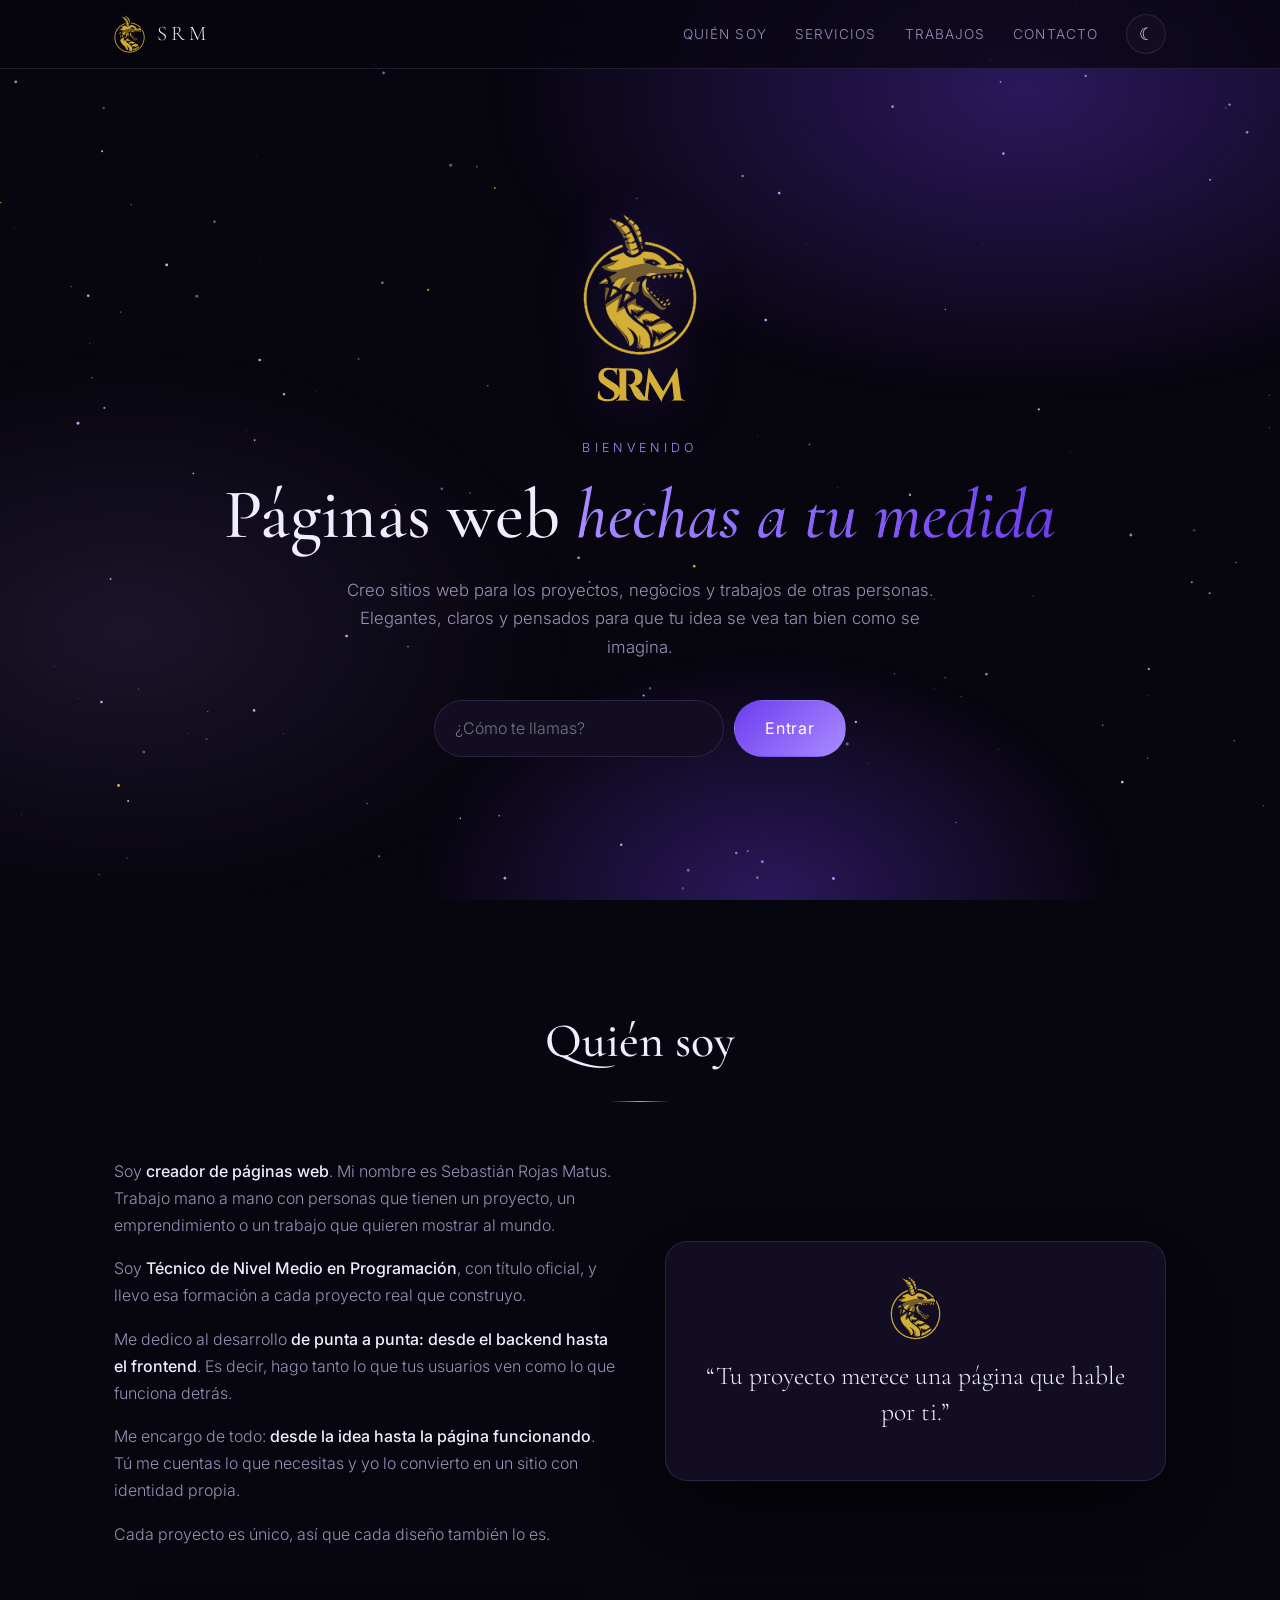
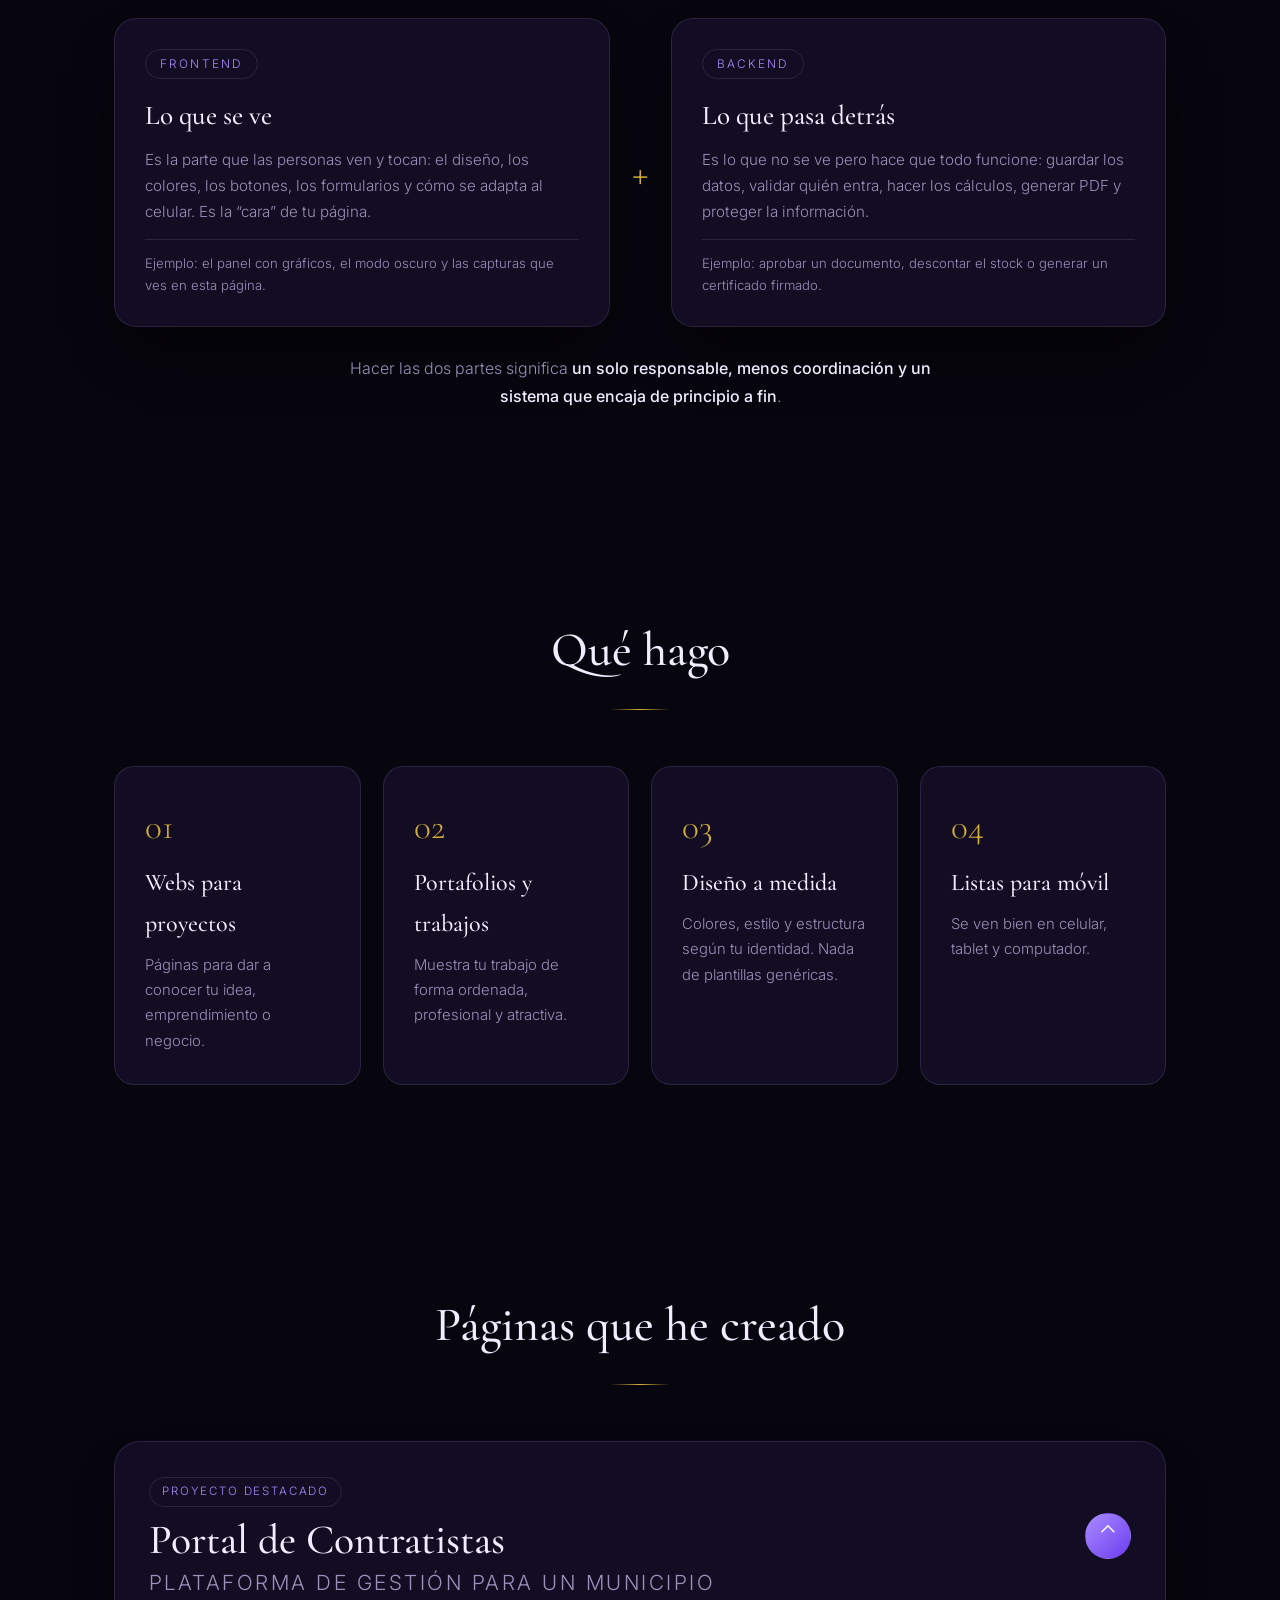
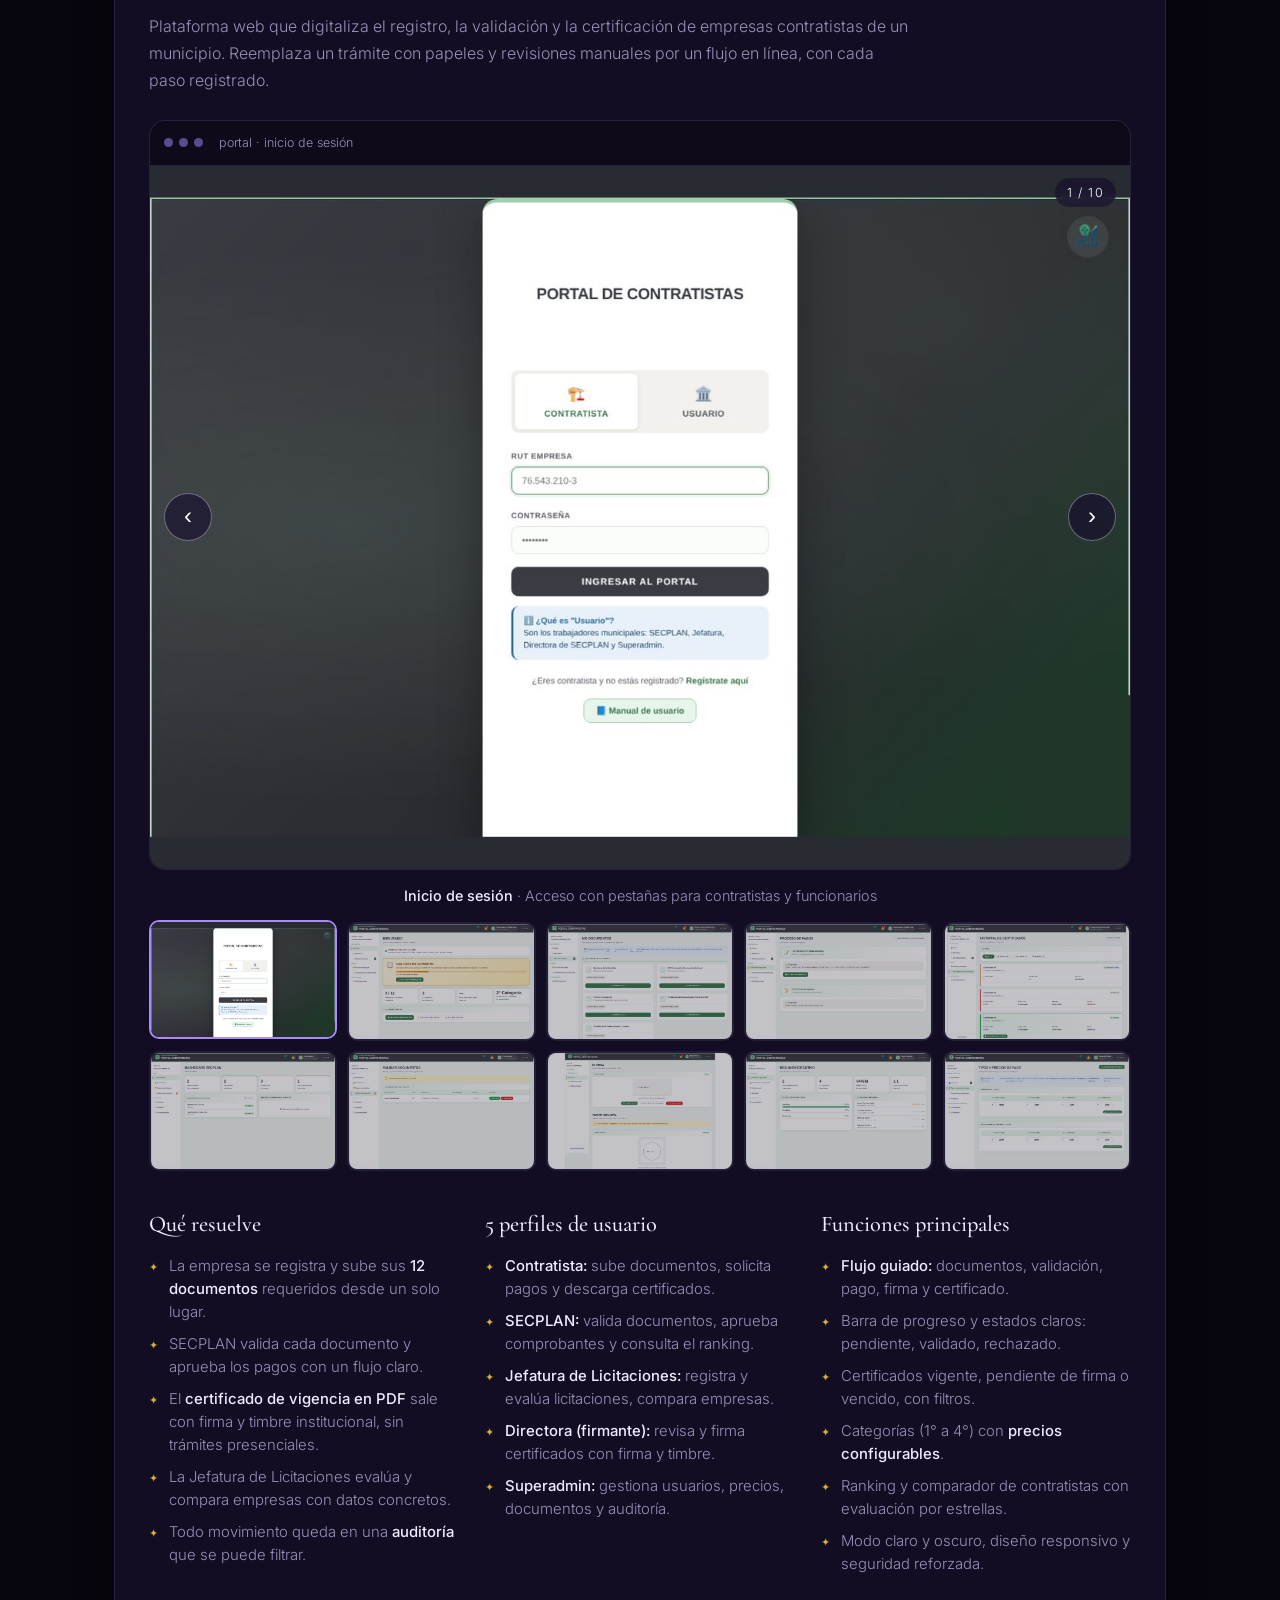
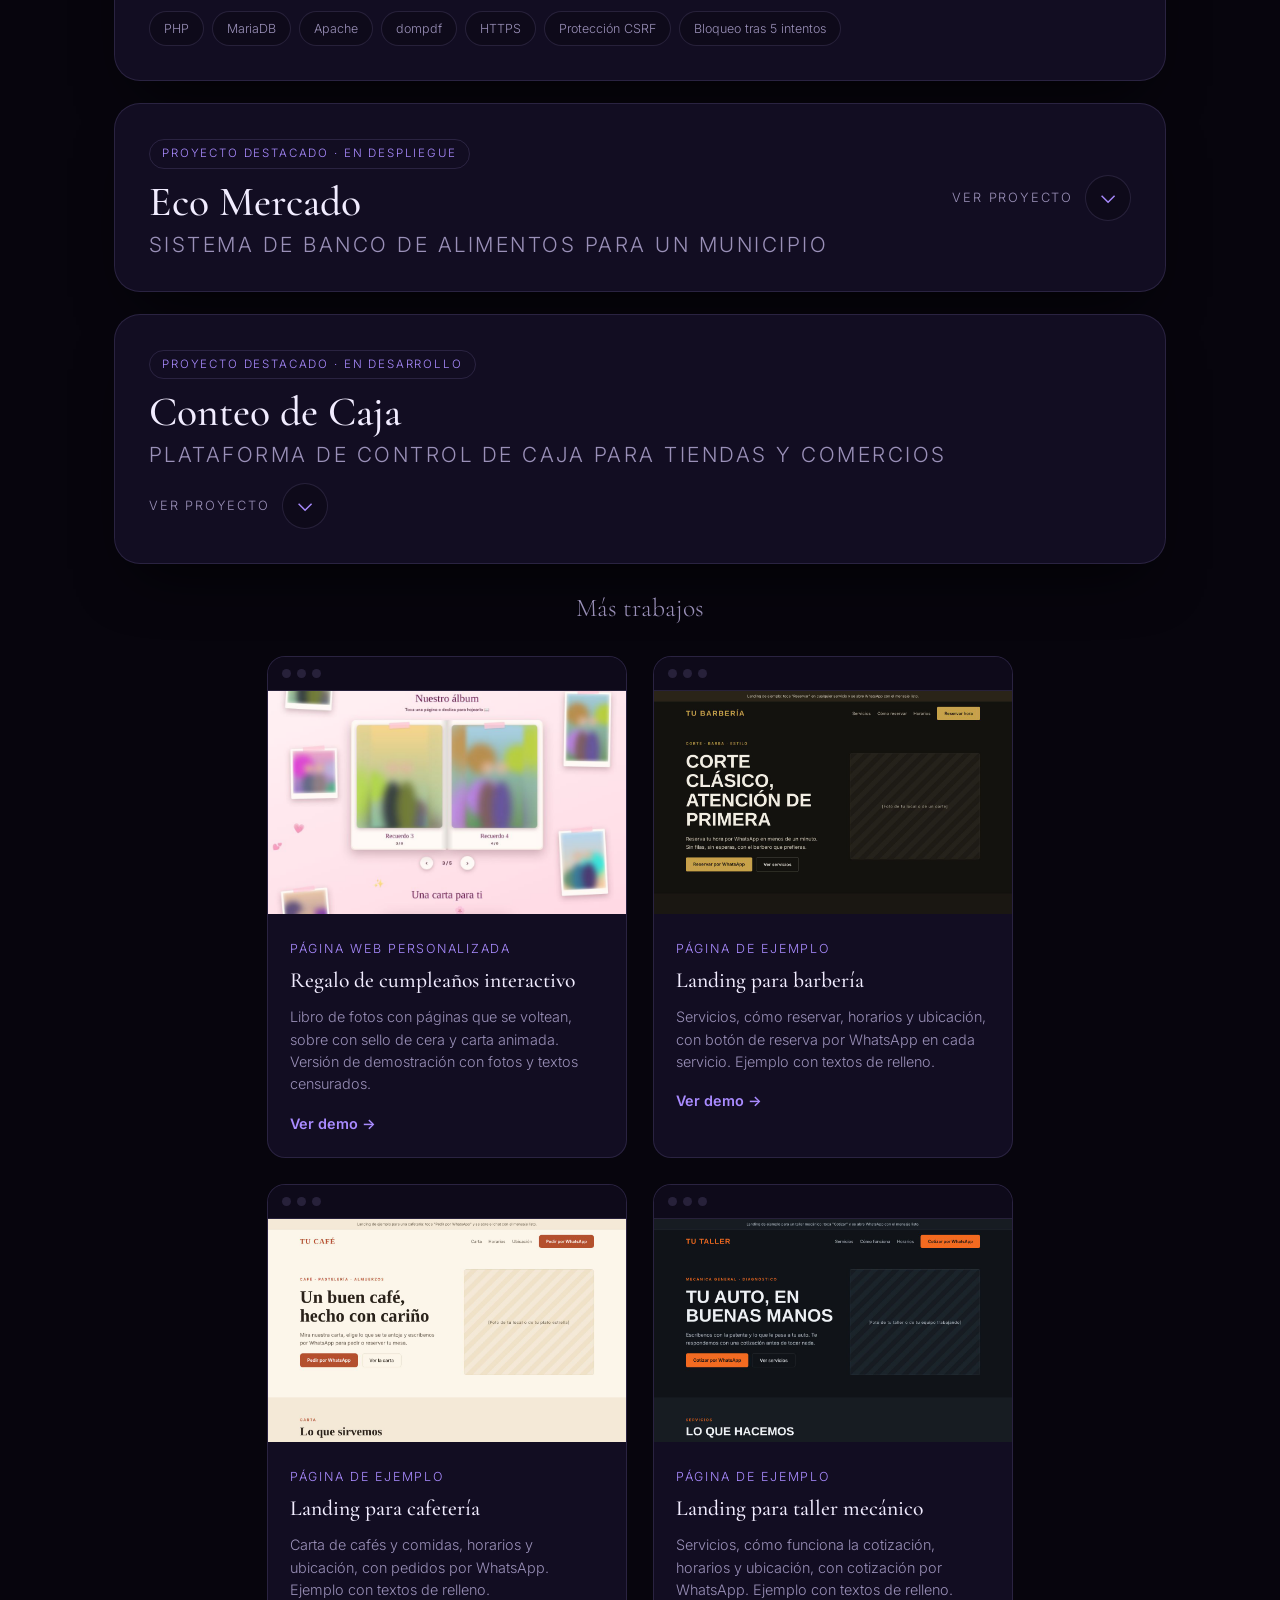
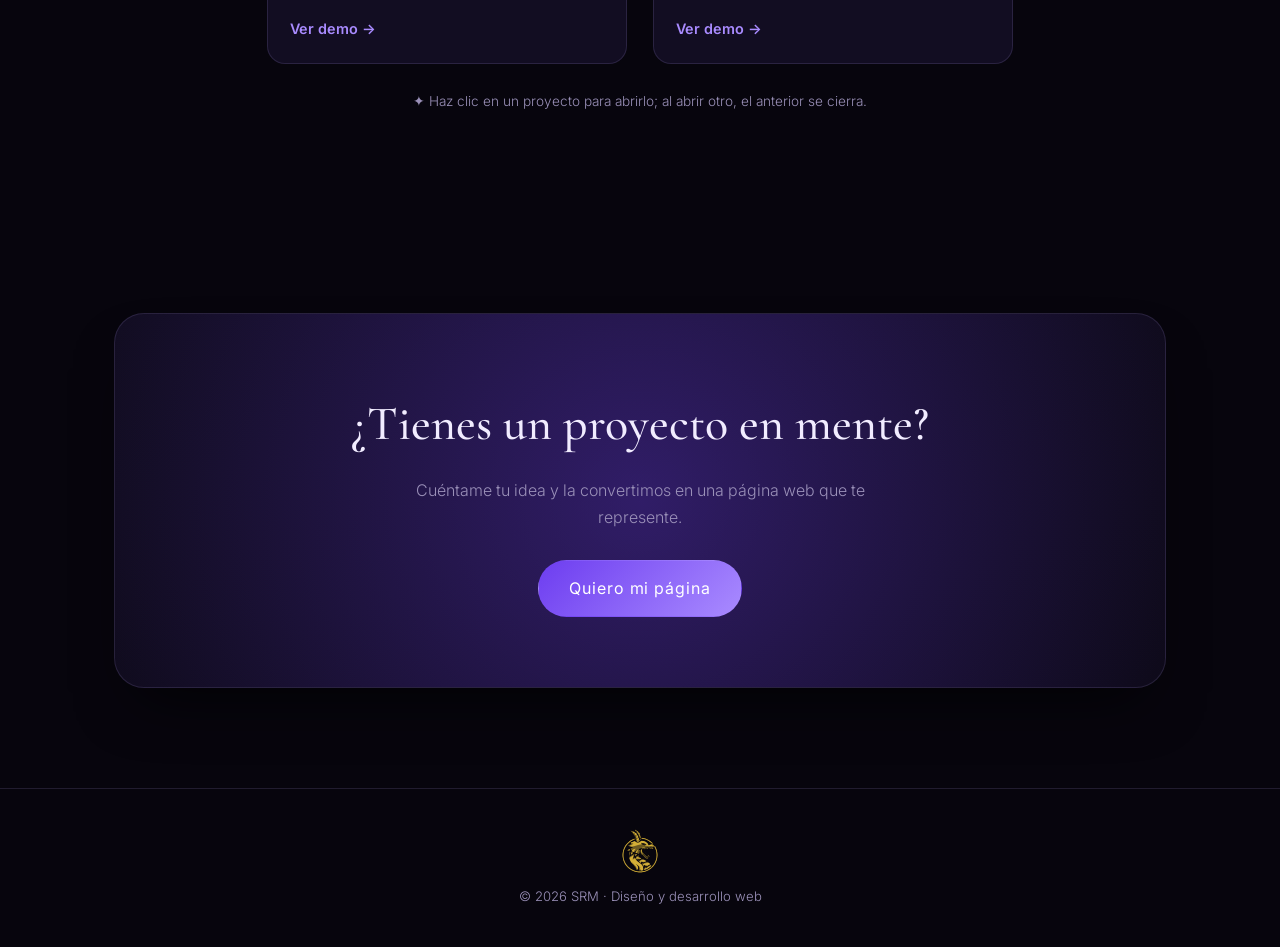
<file: index.html>
<!doctype html>
<html lang="es" data-theme="dark">
<head>
<meta charset="utf-8">
<meta name="viewport" content="width=device-width, initial-scale=1">
<meta name="description" content="SRM · Creo páginas web a medida para proyectos, emprendimientos y trabajos, del diseño al servidor.">
<meta name="theme-color" content="#07050d">
<meta name="referrer" content="strict-origin-when-cross-origin">
<link rel="icon" type="image/svg+xml" href="img/icon-dark.svg">
<title>SRM · Diseño web a medida</title>
<link rel="preconnect" href="https://fonts.googleapis.com">
<link href="https://fonts.googleapis.com/css2?family=Cormorant+Garamond:wght@400;500;600&family=Inter:wght@300;400;500&display=swap" rel="stylesheet">
<style>.burger-li,.mnav{display:none}@media(max-width:720px){.burger-li{display:block}.nav ul .l-item{display:none}}</style>
<link rel="stylesheet" href="css/estilos.css?v=2">
</head>
<body>
<canvas id="stars"></canvas>
<div class="nebula"></div>

<header>
  <div class="wrap nav">
    <a class="brand" href="#inicio">
      <img class="icon-light" src="img/icon-light.svg" alt="SRM">
      <img class="icon-dark" src="img/icon-dark.svg" alt="SRM">
      <span>SRM</span>
    </a>
    <ul>
      <li class="l-item"><a class="l" href="#quien">Quién soy</a></li>
      <li class="l-item"><a class="l" href="#servicios">Servicios</a></li>
      <li class="l-item"><a class="l" href="#trabajos">Trabajos</a></li>
      <li class="l-item"><a class="l" href="#contacto">Contacto</a></li>
      <li><button class="toggle" id="themeBtn" aria-label="Cambiar tema">☾</button></li>
      <li class="burger-li"><button class="burger" id="burger" type="button" aria-label="Abrir menú" aria-expanded="false" aria-controls="mnav"><span></span><span></span><span></span></button></li>
    </ul>
  </div>
  <nav class="mnav" id="mnav" aria-label="Menú principal">
    <a href="#quien">Quién soy</a>
    <a href="#servicios">Servicios</a>
    <a href="#trabajos">Trabajos</a>
    <a href="#contacto">Contacto</a>
  </nav>
</header>

<main>
  <section class="hero" id="inicio">
    <div class="wrap">
      <img class="logo-big logo-light" src="img/logo-light.svg" alt="Logo SRM">
      <img class="logo-big logo-dark" src="img/logo-dark.svg" alt="Logo SRM">
      <p class="eyebrow">Bienvenido</p>
      <h1>Páginas web <em>hechas a tu medida</em></h1>
      <p class="lead">Creo sitios web para los proyectos, negocios y trabajos de otras personas. Elegantes, claros y pensados para que tu idea se vea tan bien como se imagina.</p>

      <form class="welcome-box" id="nameForm">
        <input id="nameInput" type="text" placeholder="¿Cómo te llamas?" autocomplete="given-name" maxlength="40">
        <button class="btn" type="submit">Entrar</button>
      </form>

      <div class="greeting" id="greeting">
        <p class="hi">Hola, <b id="userName"></b> ✦ qué gusto tenerte aquí.</p>
        <p class="lead" style="margin:10px auto 0">Mira lo que he creado y cuéntame qué proyecto tienes en mente.</p>
        <div class="row">
          <a class="btn" href="#trabajos">Ver mis trabajos</a>
          <a class="btn ghost" href="#contacto">Hablemos</a>
          <button class="btn ghost" id="changeName" type="button">No soy yo</button>
        </div>
      </div>
    </div>
  </section>

  <section id="quien">
    <div class="wrap">
      <div class="sec-title reveal"><h2>Quién soy</h2><div class="divider"></div></div>
      <div class="about reveal">
        <div>
          <p>Soy <strong>creador de páginas web</strong>. Mi nombre es Sebastián Rojas Matus. Trabajo mano a mano con personas que tienen un proyecto, un emprendimiento o un trabajo que quieren mostrar al mundo.</p>
          <p>Soy <strong>Técnico de Nivel Medio en Programación</strong>, con título oficial, y llevo esa formación a cada proyecto real que construyo.</p>
          <p>Me dedico al desarrollo <strong>de punta a punta: desde el backend hasta el frontend</strong>. Es decir, hago tanto lo que tus usuarios ven como lo que funciona detrás.</p>
          <p>Me encargo de todo: <strong>desde la idea hasta la página funcionando</strong>. Tú me cuentas lo que necesitas y yo lo convierto en un sitio con identidad propia.</p>
          <p>Cada proyecto es único, así que cada diseño también lo es.</p>
        </div>
        <div class="card-glass" style="text-align:center">
          <img class="icon-sm icon-light" src="img/icon-light.svg" alt="" style="margin:0 auto 18px">
          <img class="icon-sm icon-dark" src="img/icon-dark.svg" alt="" style="margin:0 auto 18px">
          <p class="serif" style="font-size:1.6rem;color:var(--text);line-height:1.4">“Tu proyecto merece una página que hable por ti.”</p>
        </div>
      </div>
      <div class="ends reveal">
        <div class="end">
          <span class="tag">Frontend</span>
          <h3>Lo que se ve</h3>
          <p>Es la parte que las personas ven y tocan: el diseño, los colores, los botones, los formularios y cómo se adapta al celular. Es la “cara” de tu página.</p>
          <small>Ejemplo: el panel con gráficos, el modo oscuro y las capturas que ves en esta página.</small>
        </div>
        <div class="plus" aria-hidden="true">+</div>
        <div class="end">
          <span class="tag">Backend</span>
          <h3>Lo que pasa detrás</h3>
          <p>Es lo que no se ve pero hace que todo funcione: guardar los datos, validar quién entra, hacer los cálculos, generar PDF y proteger la información.</p>
          <small>Ejemplo: aprobar un documento, descontar el stock o generar un certificado firmado.</small>
        </div>
      </div>
      <p class="ends-note reveal">Hacer las dos partes significa <strong>un solo responsable, menos coordinación y un sistema que encaja de principio a fin</strong>.</p>

    </div>
  </section>

  <section id="servicios">
    <div class="wrap">
      <div class="sec-title reveal"><h2>Qué hago</h2><div class="divider"></div></div>
      <div class="services">
        <div class="service reveal"><div class="n">01</div><h3>Webs para proyectos</h3><p>Páginas para dar a conocer tu idea, emprendimiento o negocio.</p></div>
        <div class="service reveal"><div class="n">02</div><h3>Portafolios y trabajos</h3><p>Muestra tu trabajo de forma ordenada, profesional y atractiva.</p></div>
        <div class="service reveal"><div class="n">03</div><h3>Diseño a medida</h3><p>Colores, estilo y estructura según tu identidad. Nada de plantillas genéricas.</p></div>
        <div class="service reveal"><div class="n">04</div><h3>Listas para móvil</h3><p>Se ven bien en celular, tablet y computador.</p></div>
      </div>
    </div>
  </section>

  <section id="trabajos">
    <div class="wrap">
      <div class="sec-title reveal"><h2>Páginas que he creado</h2><div class="divider"></div></div>
      <article class="feat reveal" data-key="portal" data-desc='["Acceso con pestañas para contratistas y funcionarios", "Barra de progreso, estado de la empresa y categoría", "Los 12 documentos requeridos, subidos desde un solo lugar", "Pasos que se desbloquean al completar el anterior", "Vigente, vencido y pendiente de firma", "Validación de contratistas y documentos", "Cada documento se aprueba o rechaza con un clic", "Firma dibujada o subida, con fondo transparente automático", "Jefatura de Licitaciones: evaluación y montos", "Montos configurables por categoría"]'>
  <div class="feat-head" role="button" tabindex="0" aria-expanded="false"><div>
    <span class="badge">Proyecto destacado</span>
    <h3>Portal de Contratistas<small>Plataforma de gestión para un municipio</small></h3>
  </div><span class="more"><em>Ver proyecto</em><span class="chev" aria-hidden="true">⌄</span></span></div>
  <div class="feat-body"><div class="feat-inner">
  <p class="intro">Plataforma web que digitaliza el registro, la validación y la certificación de empresas contratistas de un municipio. Reemplaza un trámite con papeles y revisiones manuales por un flujo en línea, con cada paso registrado.</p>
  <div class="viewer" tabindex="0" aria-label="Capturas del proyecto: usa las flechas para cambiar">
    <div class="bar"><i></i><i></i><i></i><span class="vTitle"></span></div>
    <div class="stage"><button class="arrow prev" type="button" aria-label="Captura anterior">‹</button><img class="vImg" alt=""><button class="arrow next" type="button" aria-label="Captura siguiente">›</button><span class="counter vCount"></span></div>
  </div>
  <p class="cap-line"><b class="vName"></b> · <span class="vDesc"></span></p>
  <div class="thumbs"><button class="thumb on" data-n="0" aria-label="Inicio de sesión" type="button"><img src="img/portal-01.jpg" alt="Inicio de sesión"></button><button class="thumb" data-n="1" aria-label="Panel del contratista" type="button"><img src="img/portal-02.jpg" alt="Panel del contratista"></button><button class="thumb" data-n="2" aria-label="Mis documentos" type="button"><img src="img/portal-03.jpg" alt="Mis documentos"></button><button class="thumb" data-n="3" aria-label="Proceso de pagos" type="button"><img src="img/portal-04.jpg" alt="Proceso de pagos"></button><button class="thumb" data-n="4" aria-label="Historial de certificados" type="button"><img src="img/portal-05.jpg" alt="Historial de certificados"></button><button class="thumb" data-n="5" aria-label="Panel SECPLAN" type="button"><img src="img/portal-06.jpg" alt="Panel SECPLAN"></button><button class="thumb" data-n="6" aria-label="Validar documentos" type="button"><img src="img/portal-07.jpg" alt="Validar documentos"></button><button class="thumb" data-n="7" aria-label="Firma y timbre" type="button"><img src="img/portal-08.jpg" alt="Firma y timbre"></button><button class="thumb" data-n="8" aria-label="Resumen ejecutivo" type="button"><img src="img/portal-09.jpg" alt="Resumen ejecutivo"></button><button class="thumb" data-n="9" aria-label="Tipos y precios de pago" type="button"><img src="img/portal-10.jpg" alt="Tipos y precios de pago"></button></div>
  <div class="feat-cols"><div><h4>Qué resuelve</h4><ul><li>La empresa se registra y sube sus <b>12 documentos</b> requeridos desde un solo lugar.</li><li>SECPLAN valida cada documento y aprueba los pagos con un flujo claro.</li><li>El <b>certificado de vigencia en PDF</b> sale con firma y timbre institucional, sin trámites presenciales.</li><li>La Jefatura de Licitaciones evalúa y compara empresas con datos concretos.</li><li>Todo movimiento queda en una <b>auditoría</b> que se puede filtrar.</li></ul></div><div><h4>5 perfiles de usuario</h4><ul><li><b>Contratista:</b> sube documentos, solicita pagos y descarga certificados.</li><li><b>SECPLAN:</b> valida documentos, aprueba comprobantes y consulta el ranking.</li><li><b>Jefatura de Licitaciones:</b> registra y evalúa licitaciones, compara empresas.</li><li><b>Directora (firmante):</b> revisa y firma certificados con firma y timbre.</li><li><b>Superadmin:</b> gestiona usuarios, precios, documentos y auditoría.</li></ul></div><div><h4>Funciones principales</h4><ul><li><b>Flujo guiado:</b> documentos, validación, pago, firma y certificado.</li><li>Barra de progreso y estados claros: pendiente, validado, rechazado.</li><li>Certificados vigente, pendiente de firma o vencido, con filtros.</li><li>Categorías (1° a 4°) con <b>precios configurables</b>.</li><li>Ranking y comparador de contratistas con evaluación por estrellas.</li><li>Modo claro y oscuro, diseño responsivo y seguridad reforzada.</li></ul></div></div>
  <div class="chips"><span class="chip">PHP</span><span class="chip">MariaDB</span><span class="chip">Apache</span><span class="chip">dompdf</span><span class="chip">HTTPS</span><span class="chip">Protección CSRF</span><span class="chip">Bloqueo tras 5 intentos</span></div>
</div></div>
</article>
<article class="feat reveal" data-key="eco" data-desc='["Panel del superadmin con accesos rápidos", "Stock por producto, tipo y subcategoría", "Productos próximos a vencer y retiros guiados", "Código de barras que autocompleta los campos", "Distribución e ingresos vs salidas, con detalle al hacer clic", "Datos agregados de la población atendida", "El mismo panel con tema oscuro", "Gráficos interactivos también en tema oscuro"]'>
  <div class="feat-head" role="button" tabindex="0" aria-expanded="false"><div>
    <span class="badge">Proyecto destacado · En despliegue</span>
    <h3>Eco Mercado<small>Sistema de banco de alimentos para un municipio</small></h3>
  </div><span class="more"><em>Ver proyecto</em><span class="chev" aria-hidden="true">⌄</span></span></div>
  <div class="feat-body"><div class="feat-inner">
  <p class="intro">Plataforma web para gestionar un banco de alimentos municipal. Controla el inventario, arma y aprueba solicitudes de canastas, programa las entregas mensuales y deja respaldo de cada movimiento.</p>
  <div class="viewer" tabindex="0" aria-label="Capturas del proyecto: usa las flechas para cambiar">
    <div class="bar"><i></i><i></i><i></i><span class="vTitle"></span></div>
    <div class="stage"><button class="arrow prev" type="button" aria-label="Captura anterior">‹</button><img class="vImg" alt=""><button class="arrow next" type="button" aria-label="Captura siguiente">›</button><span class="counter vCount"></span></div>
  </div>
  <p class="cap-line"><b class="vName"></b> · <span class="vDesc"></span></p>
  <div class="thumbs"><button class="thumb on" data-n="0" aria-label="Inicio" type="button"><img src="img/eco-01.jpg" alt="Inicio"></button><button class="thumb" data-n="1" aria-label="Inventario" type="button"><img src="img/eco-02.jpg" alt="Inventario"></button><button class="thumb" data-n="2" aria-label="Alertas de vencimiento" type="button"><img src="img/eco-03.jpg" alt="Alertas de vencimiento"></button><button class="thumb" data-n="3" aria-label="Ingreso con escáner" type="button"><img src="img/eco-04.jpg" alt="Ingreso con escáner"></button><button class="thumb" data-n="4" aria-label="Gráficos de alimentos" type="button"><img src="img/eco-05.jpg" alt="Gráficos de alimentos"></button><button class="thumb" data-n="5" aria-label="Gráficos de beneficiarios" type="button"><img src="img/eco-06.jpg" alt="Gráficos de beneficiarios"></button><button class="thumb" data-n="6" aria-label="Modo oscuro" type="button"><img src="img/eco-07.jpg" alt="Modo oscuro"></button><button class="thumb" data-n="7" aria-label="Gráficos en modo oscuro" type="button"><img src="img/eco-08.jpg" alt="Gráficos en modo oscuro"></button></div>
  <div class="feat-cols"><div><h4>Qué resuelve</h4><ul><li>Sabe en todo momento <b>cuántas canastas</b> alcanza a armar el stock.</li><li><b>Alerta los productos próximos a vencer</b> y facilita derivarlos a organizaciones o a compostaje antes de perderlos.</li><li>Programa las entregas por día hábil y corre automáticamente las que caen en fin de semana.</li><li>Reemplaza planillas por una <b>ficha social completa</b> de cada beneficiario.</li><li>Deja trazabilidad: quién aprobó, retiró o descargó qué, y cuándo.</li></ul></div><div><h4>5 perfiles de usuario</h4><ul><li><b>Superadmin:</b> usuarios, productos, canasta estándar, reportes, auditoría y respaldo.</li><li><b>Admin de beneficiarios:</b> registra beneficiarios, solicita canastas y consulta entregas.</li><li><b>Gestor de canastas:</b> aprueba o rechaza solicitudes, gestiona inventario y retiros.</li><li><b>Analista:</b> panel de solo lectura, gráficos y exportación de entregas.</li><li><b>Practicante / voluntario:</b> ingresa alimentos con permisos acotados.</li></ul></div><div><h4>Funciones principales</h4><ul><li><b>Inventario por lotes</b> con vencimiento y campaña, e ingreso con <b>escáner de código de barras</b>.</li><li>Retiros guiados: próximos a vencer hacia organizaciones, vencidos hacia residuos.</li><li><b>Canasta estándar</b> configurable y cálculo de canastas posibles.</li><li>Solicitudes con aprobación y motivo obligatorio al rechazar.</li><li><b>Gráficos interactivos</b> con detalle al hacer clic, y exportación a PDF, Excel y ZIP.</li><li>Auditoría que la aplicación no puede modificar y respaldo de la base de datos.</li></ul></div></div>
  <div class="chips"><span class="chip">PHP 8</span><span class="chip">MariaDB</span><span class="chip">PDO</span><span class="chip">FPDF</span><span class="chip">PhpSpreadsheet</span><span class="chip">Control de acceso por rol</span><span class="chip">54/54 pruebas de seguridad</span><span class="chip">Pensado para la Ley 21.719</span></div>
</div></div>
</article>
<article class="feat reveal" data-key="conteo" data-desc='["Acceso con usuario y contraseña, con tema claro y oscuro", "Panel del SuperAdmin con los totales del turno y accesos rápidos", "Apertura con efectivo inicial y referencia del último cierre", "Registro de ventas con cálculo de vuelto al instante", "Cierre con conteo de efectivo, Caja Vecina y confirmación", "Totales del período, formas de pago y estado de cada caja", "Calendario mensual con los ingresos y gastos de cada día", "Detalle del día: cajas, diferencias y desplegables con filtros", "Reporte PDF del día, listo para imprimir o guardar", "Portal de bienvenida del Propietario, con accesos acotados a su rol", "El mismo resumen general con tema oscuro"]'>
  <div class="feat-head" role="button" tabindex="0" aria-expanded="false"><div>
    <span class="badge">Proyecto destacado · En desarrollo</span>
    <h3>Conteo de Caja<small>Plataforma de control de caja para tiendas y comercios</small></h3>
  </div><span class="more"><em>Ver proyecto</em><span class="chev" aria-hidden="true">⌄</span></span></div>
  <div class="feat-body"><div class="feat-inner">
  <p class="intro">Plataforma web para llevar el control diario de la caja de un comercio: apertura y cierre de turno, ventas por forma de pago, retiros con motivo y reportes claros para el dueño. Reemplaza cuadernos y planillas por un flujo ordenado, con cada movimiento registrado.</p>
  <div class="viewer" tabindex="0" aria-label="Capturas del proyecto: usa las flechas para cambiar">
    <div class="bar"><i></i><i></i><i></i><span class="vTitle"></span></div>
    <div class="stage"><button class="arrow prev" type="button" aria-label="Captura anterior">‹</button><img class="vImg" alt=""><button class="arrow next" type="button" aria-label="Captura siguiente">›</button><span class="counter vCount"></span></div>
  </div>
  <p class="cap-line"><b class="vName"></b> · <span class="vDesc"></span></p>
  <div class="thumbs"><button class="thumb on" data-n="0" aria-label="Inicio de sesión" type="button"><img src="img/conteo-01.jpg" alt="Inicio de sesión"></button><button class="thumb" data-n="1" aria-label="Panel principal" type="button"><img src="img/conteo-02.jpg" alt="Panel principal"></button><button class="thumb" data-n="2" aria-label="Apertura de caja" type="button"><img src="img/conteo-03.jpg" alt="Apertura de caja"></button><button class="thumb" data-n="3" aria-label="Registro de ventas" type="button"><img src="img/conteo-04.jpg" alt="Registro de ventas"></button><button class="thumb" data-n="4" aria-label="Cierre de caja" type="button"><img src="img/conteo-05.jpg" alt="Cierre de caja"></button><button class="thumb" data-n="5" aria-label="Resumen general" type="button"><img src="img/conteo-06.jpg" alt="Resumen general"></button><button class="thumb" data-n="6" aria-label="Calendario mensual" type="button"><img src="img/conteo-07.jpg" alt="Calendario mensual"></button><button class="thumb" data-n="7" aria-label="Detalle del día" type="button"><img src="img/conteo-08.jpg" alt="Detalle del día"></button><button class="thumb" data-n="8" aria-label="Reporte PDF del día" type="button"><img src="img/conteo-09.jpg" alt="Reporte PDF del día"></button><button class="thumb" data-n="9" aria-label="Portal del propietario" type="button"><img src="img/conteo-10.jpg" alt="Portal del propietario"></button><button class="thumb" data-n="10" aria-label="Tema oscuro" type="button"><img src="img/conteo-11.jpg" alt="Tema oscuro"></button></div>
  <div class="feat-cols"><div><h4>Qué resuelve</h4><ul><li>Cada turno termina con un <b>conteo de efectivo</b> que muestra si la caja cuadra: cuadrada, sobrante o faltante.</li><li>El dueño ve <b>cómo le fue al negocio</b> sin planillas: por período, por forma de pago y por caja.</li><li>Un <b>calendario</b> con cada día del mes, sus cajas, ingresos y gastos, y un PDF del día.</li><li><b>Caja Vecina</b> se registra aparte, como subingreso, sin mezclarse con las ventas.</li><li>Todo movimiento queda auditado y la sesión se cierra sola por inactividad.</li></ul></div><div><h4>3 perfiles de usuario</h4><ul><li><b>Cajero:</b> abre y cierra su caja, registra ventas (con vuelto) y retiros.</li><li><b>Propietario:</b> supervisa resúmenes, ingresos, salidas y calendario; puede cerrar la caja, no abrirla.</li><li><b>SuperAdmin:</b> administra usuarios y roles, y revisa la auditoría.</li></ul></div><div><h4>Funciones principales</h4><ul><li><b>Una sola caja abierta</b> a la vez, garantizado desde la base de datos.</li><li>Ventas en efectivo con <b>cálculo de vuelto</b>, débito y crédito.</li><li>Retiros con motivo y descripción obligatoria.</li><li>Montos con formato chileno (000.000.000) y puntos de miles automáticos.</li><li><b>Manual de usuario</b> integrado para cada rol, descargable en PDF.</li><li>Tema claro y oscuro; funciona en computador, tablet y celular.</li></ul></div></div>
  <div class="chips"><span class="chip">PHP 8</span><span class="chip">MariaDB</span><span class="chip">PDO</span><span class="chip">dompdf</span><span class="chip">Control de acceso por rol</span><span class="chip">Protección CSRF</span><span class="chip">Cierre por inactividad</span><span class="chip">Límite de intentos de acceso</span></div>
</div></div>
</article>
<div class="lb" id="lb"><button class="arrow prev" id="lbPrev" aria-label="Anterior" type="button">‹</button><img id="lbImg" alt=""><button class="arrow next" id="lbNext" aria-label="Siguiente" type="button">›</button></div>
<p class="more-t reveal">Más trabajos</p>
<div class="grid" id="grid"></div>
      <p class="hint">✦ Haz clic en un proyecto para abrirlo; al abrir otro, el anterior se cierra.</p>
    </div>
  </section>

  <section id="contacto">
    <div class="wrap">
      <div class="cta reveal">
        <h2>¿Tienes un proyecto en mente?</h2>
        <p>Cuéntame tu idea y la convertimos en una página web que te represente.</p>
        <button class="btn" id="ctaOpen" type="button" aria-haspopup="dialog">Quiero mi página</button>
      </div>
    </div>
  </section>
</main>
<div class="cm" id="cm" role="dialog" aria-modal="true" aria-labelledby="cmT" hidden>
  <div class="cm-box">
    <button class="cm-x" id="cmX" type="button" aria-label="Cerrar">✕</button>
    <h3 class="serif" id="cmT">¿Cómo prefieres contactarme?</h3>
    <p>Elige el medio que te quede más cómodo.</p>
    <div class="cm-list">
      <a class="cm-it" id="cmGmail" href="https://mail.google.com/mail/?view=cm&fs=1&to=matiasmatua3%40gmail.com&su=Cotizaci%C3%B3n%20p%C3%A1gina%20web&body=Hola%2C%20quiero%20cotizar%20una%20p%C3%A1gina%20web.%20Mi%20proyecto%20es%3A%20" target="_blank" rel="noopener">
        <span class="cm-ic" style="background:#fff"><svg viewBox="0 0 32 32" width="30" height="30"><path fill="#4285F4" d="M4 8.500 16 17.500v-6L8 6.300z" opacity="0"/><path fill="#EA4335" d="M4 9.300v13.200c0 .8.700 1.500 1.500 1.500H9V13.400L4 9.300z" opacity="0"/><path fill="#4285F4" d="M5.500 25H9V13.200l-5-3.800v14.100c0 .8.700 1.500 1.500 1.500z"/><path fill="#34A853" d="M23 25h3.500c.8 0 1.500-.7 1.500-1.500V9.400l-5 3.800V25z"/><path fill="#FBBC04" d="M23 8.500v4.700l5-3.800V7.700c0-1.900-2.200-3-3.700-1.800L23 8.500z"/><path fill="#EA4335" d="M9 13.200V8.500l7 5.300 7-5.300v4.700l-7 5.300-7-5.300z"/><path fill="#C5221F" d="M4 7.700v1.700l5 3.800V8.500L7.700 5.900C6.200 4.700 4 5.800 4 7.700z"/></svg></span>
        <span class="cm-tx"><b>Gmail</b><small>matiasmatua3@gmail.com</small></span><span class="cm-ar">→</span>
      </a>
      <a class="cm-it" href="https://instagram.com/srmwebchile" target="_blank" rel="noopener">
        <span class="cm-ic" style="background:linear-gradient(45deg,#feda75,#fa7e1e 25%,#d62976 50%,#962fbf 75%,#4f5bd5)"><svg viewBox="0 0 32 32" width="28" height="28" fill="none" stroke="#fff" stroke-width="2.400"><rect x="5" y="5" width="22" height="22" rx="6.500"/><circle cx="16" cy="16" r="5.200"/><circle cx="22.800" cy="9.200" r="1.300" fill="#fff" stroke="none"/></svg></span>
        <span class="cm-tx"><b>Instagram</b><small>@srmwebchile · escríbeme por DM</small></span><span class="cm-ar">→</span>
      </a>
    </div>
  </div>
</div>


<footer>
  <img class="icon-light" src="img/icon-light.svg" alt="">
  <img class="icon-dark" src="img/icon-dark.svg" alt="">
  <p>© <span id="year"></span> SRM · Diseño y desarrollo web</p>
</footer>

<script src="js/app.js?v=3"></script>
</body>
</html>
</file>
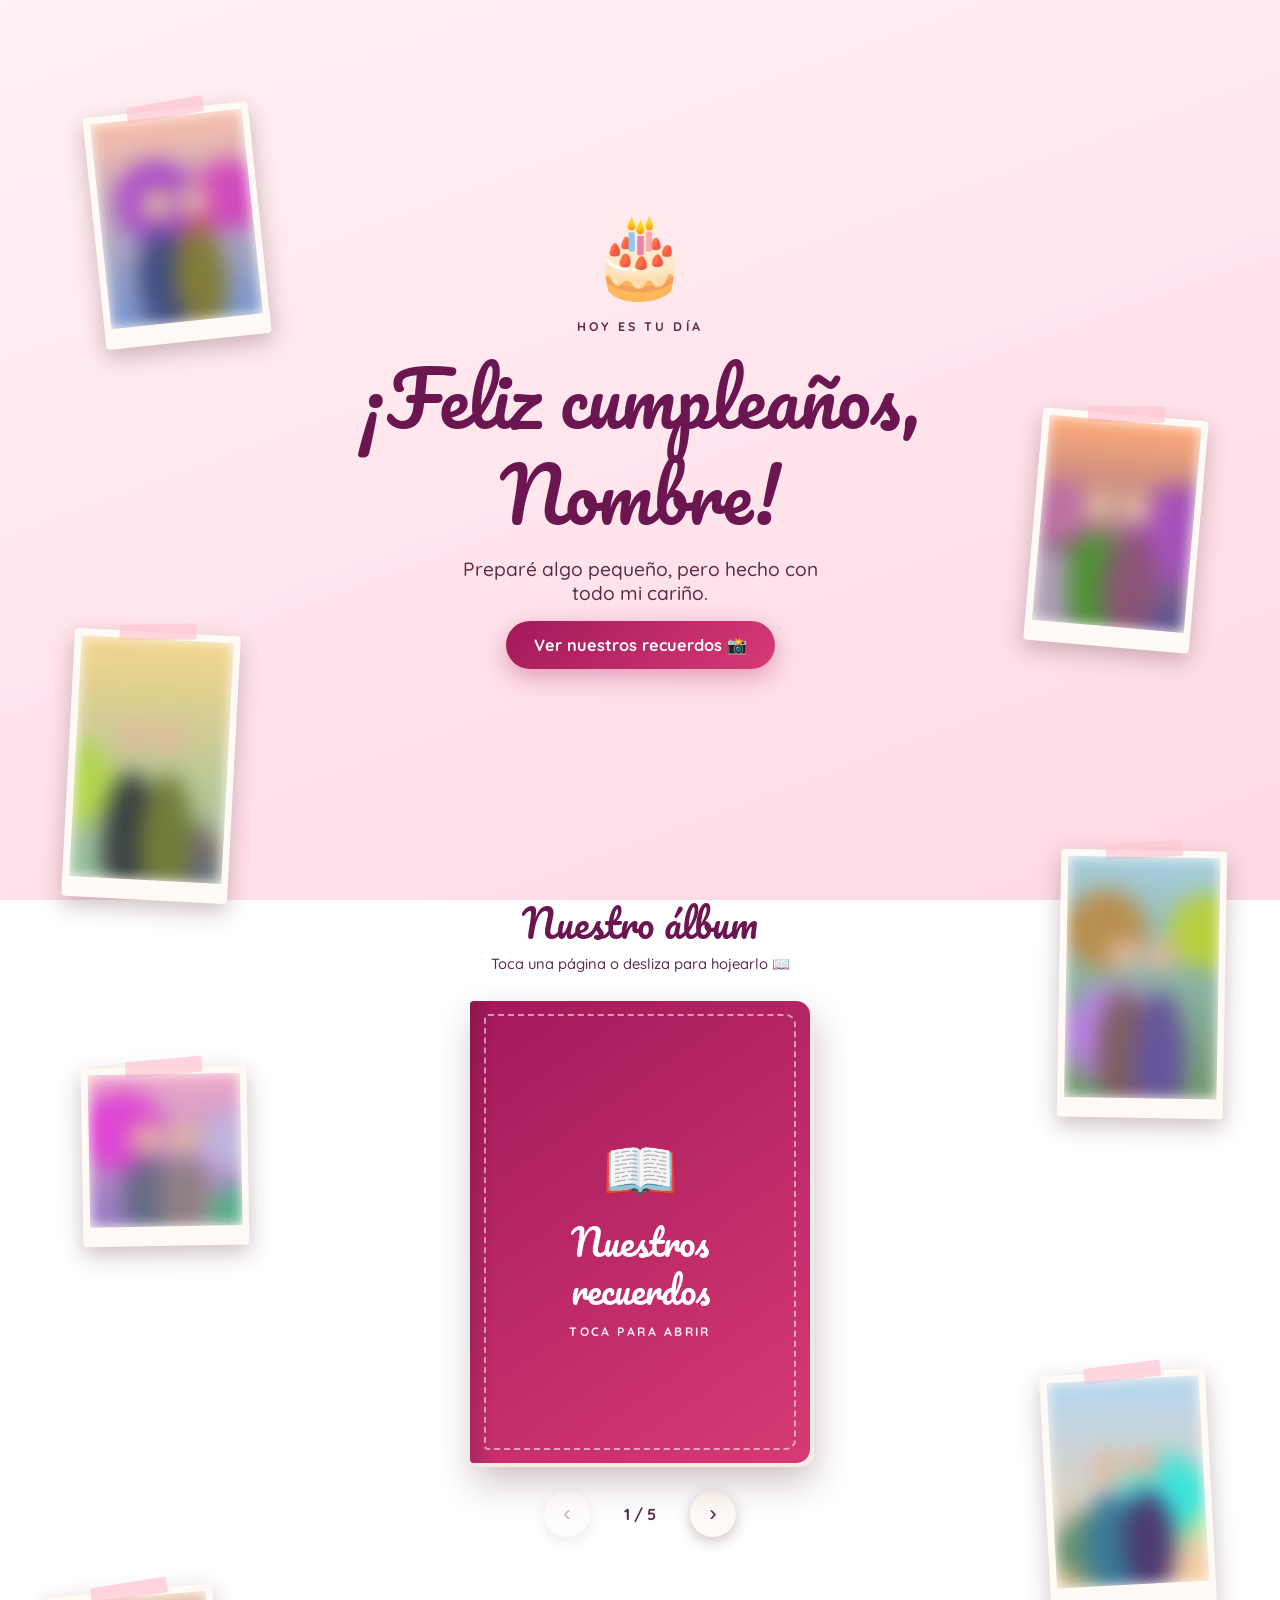
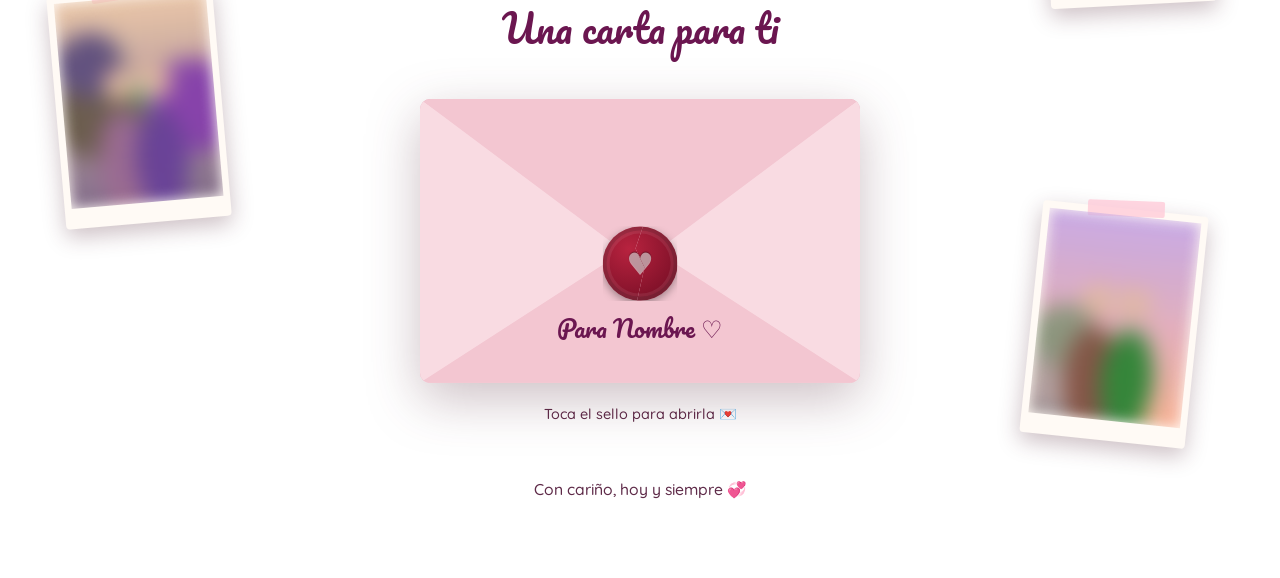
<file: demo/feliz-cumple-demo.html>
<!DOCTYPE html>
<html lang="es">
<head>
<meta charset="utf-8">
<meta name="viewport" content="width=device-width, initial-scale=1, viewport-fit=cover">
<title>Feliz cumpleaños</title>
<link rel="preconnect" href="https://fonts.googleapis.com">
<link rel="preconnect" href="https://fonts.gstatic.com" crossorigin>
<link rel="stylesheet" href="https://fonts.googleapis.com/css2?family=Pacifico&family=Quicksand:wght@400;500;600;700&display=swap">
<style>
:root{
  --bg1:#fff1f4;--bg2:#ffd9e4;--ink:#3a1428;--soft:#5e2a48;--heading:#6b1650;
  --paper:#fffaf5;--paper2:#f6ebe3;--accent:#e0446f;--accent2:#ff8fab;--shadow:rgba(74,29,46,.28);
  --btn1:#a3195a;--btn2:#d63a74;
  --letter:#39144D;--letter-ink:#ffffff;--letter-soft:rgba(255,255,255,.78);--letter-hi:#ffc9de;
  --env:#f9dbe2;--env2:#f3c6d1;--env3:#e9b0c0;--wax:#b8233f;--wax2:#7e1028;
  --title:"Pacifico",cursive;--body:"Quicksand",system-ui,sans-serif;
  color-scheme:light;
}
@media (prefers-color-scheme: dark){:root:not([data-theme="light"]){
  --bg1:#2a0f1a;--bg2:#431a2b;--ink:#fff0f5;--soft:#f3c4d5;--heading:#ffc2d8;--paper:#3a1626;--paper2:#311221;
  --accent:#ff6b93;--accent2:#ff9db6;--shadow:rgba(0,0,0,.45);
  --env:#6e2c43;--env2:#5c2438;--env3:#4a1b2d;--wax:#d33a59;--wax2:#8e1532;color-scheme:dark}}
:root[data-theme="dark"]{
  --bg1:#2a0f1a;--bg2:#431a2b;--ink:#fff0f5;--soft:#f3c4d5;--heading:#ffc2d8;--paper:#3a1626;--paper2:#311221;
  --accent:#ff6b93;--accent2:#ff9db6;--shadow:rgba(0,0,0,.45);
  --env:#6e2c43;--env2:#5c2438;--env3:#4a1b2d;--wax:#d33a59;--wax2:#8e1532;color-scheme:dark}
*{box-sizing:border-box}
html{scroll-behavior:smooth}
body{position:relative;margin:0;min-height:100vh;background:linear-gradient(160deg,var(--bg1),var(--bg2)) fixed;color:var(--ink);
  font-family:var(--body);font-weight:500;overflow-x:hidden;text-align:center;
  padding:env(safe-area-inset-top,0) 0 env(safe-area-inset-bottom,0)}
#hearts{position:fixed;inset:0;pointer-events:none;overflow:hidden;z-index:0}
.h{position:absolute;bottom:-40px;animation:up linear forwards;opacity:.7}
@keyframes up{to{transform:translateY(-115vh) rotate(25deg);opacity:0}}
:root{--main:760px}
@media (min-width:1400px){:root{--main:960px}}
main{position:relative;z-index:1;max-width:var(--main);margin:0 auto;
  padding:40px max(16px,env(safe-area-inset-right,0px)) 64px max(16px,env(safe-area-inset-left,0px))}
img{-webkit-user-drag:none}
h1,h2,.title{font-family:var(--title);font-weight:400;color:var(--heading)}

/* ---------- DEMO: fotos censuradas (desenfoque) ---------- */
.side-pol img,.photo img,.gpol .thumb img,.lightbox img{filter:blur(7px);clip-path:inset(0)}
.photo .blur,.gpol .thumb .blur{filter:blur(18px) saturate(1.1)}

/* ---------- Fotos en los costados ---------- */
#sides{position:absolute;inset:0;overflow:hidden;pointer-events:none;z-index:0}
.side-pol{position:absolute;width:var(--sw);background:var(--paper);padding:7px 7px 20px;border-radius:4px;
  box-shadow:0 8px 22px var(--shadow);transform:rotate(var(--r));animation:float 7s ease-in-out infinite;animation-delay:var(--dl)}
.side-pol img{display:block;width:100%;height:auto;max-height:calc(var(--sw) * 1.45);object-fit:cover;border-radius:2px}
.side-pol::before{content:"";position:absolute;top:-8px;left:50%;width:46%;height:16px;transform:translateX(-50%) rotate(-4deg);
  background:rgba(255,200,215,.75);border-radius:2px}
@keyframes float{50%{transform:rotate(var(--r)) translateY(-10px)}}
.side-pol{--sw:104px;opacity:.6}
.side-pol.l{left:calc(var(--sw) * -0.42)}
.side-pol.r{right:calc(var(--sw) * -0.42)}
@media (min-width:1100px){
  .side-pol{--sw:clamp(150px,13vw,200px);opacity:1}
  .side-pol.l{left:max(calc(var(--sw) * -0.3),calc(50% - var(--main) / 2 - var(--sw) - var(--j)))}
  .side-pol.r{right:max(calc(var(--sw) * -0.3),calc(50% - var(--main) / 2 - var(--sw) - var(--j)))}
}
@media (min-width:1900px){
  .side-pol{--sw:230px}
}

/* ---------- Portada ---------- */
.hero{min-height:88vh;min-height:88svh;display:flex;flex-direction:column;justify-content:center;align-items:center;gap:16px}
.cake{font-size:clamp(54px,15vw,80px);animation:bob 2.4s ease-in-out infinite}
@keyframes bob{50%{transform:translateY(-10px)}}
.small{letter-spacing:.25em;text-transform:uppercase;font-size:.78rem;font-weight:700;color:var(--soft)}
h1{font-size:clamp(2rem,9.5vw,4.6rem);margin:0;line-height:1.3;overflow-wrap:break-word;max-width:100%}
.sub{color:var(--soft);font-size:clamp(1rem,3.6vw,1.2rem);max-width:30ch;margin:0}
.btn{font:inherit;font-weight:700;cursor:pointer;border:0;border-radius:999px;padding:14px 28px;font-size:1.02rem;color:#fff;
  background:linear-gradient(135deg,var(--btn1),var(--btn2));box-shadow:0 8px 24px rgba(163,25,90,.35);transition:transform .15s}
.btn:hover{transform:scale(1.05)}
h2{font-size:clamp(1.9rem,7vw,2.4rem);margin:64px 0 4px;line-height:1.4}
.hint{color:var(--soft);font-size:.92rem;margin:0 0 22px}

/* ---------- Libro ---------- */
.stage{perspective:2000px;display:flex;justify-content:center;padding:6px 0 0}
.book{position:relative;transform-style:preserve-3d;cursor:pointer;-webkit-tap-highlight-color:transparent;user-select:none;touch-action:pan-y;
  font-size:clamp(9px,calc(var(--pw) * .05),19px)}
.book.spread{--pw:min(44vw,340px,calc((100vh - 140px) / 1.36));--pw:min(44vw,340px,calc((100svh - 140px) / 1.36));
  width:calc(var(--pw) * 2);height:calc(var(--pw) * 1.36);transition:transform .9s cubic-bezier(.6,.1,.2,1)}
@media (min-width:1400px){
  .book.spread{--pw:min(44vw,420px,calc((100vh - 160px) / 1.36));--pw:min(44vw,420px,calc((100svh - 160px) / 1.36))}
}
.book.spread.closed{transform:translateX(calc(var(--pw) * -0.5))}
.book.single{--pw:min(86vw,360px,calc((100vh - 190px) / 1.36));--pw:min(86vw,360px,calc((100svh - 190px) / 1.36));
  width:var(--pw);height:calc(var(--pw) * 1.36)}
.book::before,.book::after{content:"";position:absolute;top:0;bottom:0;background:var(--paper2);box-shadow:0 14px 36px var(--shadow);transition:opacity .4s}
.book.spread::before{left:50%;right:0;border-radius:0 14px 14px 0;transform:translate(4px,4px)}
.book.spread::after{left:0;right:50%;border-radius:14px 0 0 14px;transform:translate(-4px,4px)}
.book.spread.closed::after{opacity:0}
.book.single::before{left:0;right:0;border-radius:4px 14px 14px 4px;transform:translate(5px,5px)}
.book.single::after{display:none}
.leaf{position:absolute;top:0;height:100%;transform-origin:left center;transform-style:preserve-3d;transition:transform .9s cubic-bezier(.6,.1,.2,1),opacity .2s}
.book.spread .leaf{left:50%;width:50%}
.book.single .leaf{left:0;width:100%}
.leaf.flipped{transform:rotateY(-180deg)}
.book.single .leaf.flipped{opacity:0;pointer-events:none;transition:transform .9s cubic-bezier(.6,.1,.2,1),opacity .25s .65s}
.face{position:absolute;inset:0;backface-visibility:hidden;-webkit-backface-visibility:hidden;border-radius:4px 14px 14px 4px;
  overflow:hidden;background:var(--paper);display:flex;flex-direction:column;align-items:center;
  padding:calc(var(--pw) * .055) calc(var(--pw) * .05) calc(var(--pw) * .035)}
.face::before{content:"";position:absolute;left:0;top:0;bottom:0;width:22px;background:linear-gradient(90deg,rgba(0,0,0,.13),transparent);z-index:3;pointer-events:none}
.face.back{transform:rotateY(180deg);border-radius:14px 4px 4px 14px}
.face.back::before{left:auto;right:0;background:linear-gradient(270deg,rgba(0,0,0,.13),transparent)}
.face.plain{background:var(--paper2)}
.cover-face{background:linear-gradient(145deg,var(--btn1),var(--btn2));color:#fff;justify-content:center;gap:.6em}
.cover-face::after{content:"";position:absolute;inset:.8em;border:2px dashed rgba(255,255,255,.55);border-radius:4px 10px 10px 4px;pointer-events:none}
.cover-face .big{font-size:3.6em;animation:bob 2.4s ease-in-out infinite}
.cover-face .title{color:#fff;font-size:2.1em;line-height:1.35;padding:0 .4em}
.cover-face .tap{font-size:.72em;letter-spacing:.2em;text-transform:uppercase;font-weight:700;opacity:.9}
.backcover{background:linear-gradient(145deg,var(--btn2),var(--btn1));color:#fff;justify-content:center;font-size:2.6em}
.photo-wrap{position:relative;width:100%;flex:1;min-height:0}
.photo{position:absolute;inset:0;border-radius:10px;overflow:hidden;background:var(--paper2);box-shadow:0 4px 14px var(--shadow)}
.photo .blur{position:absolute;inset:-24px;background-size:cover;background-position:center;opacity:.9}
.photo img{position:relative;width:100%;height:100%;object-fit:contain;display:block}
.photo .emoji{position:absolute;inset:0;display:flex;align-items:center;justify-content:center;font-size:3.6em;
  background:linear-gradient(135deg,var(--accent2),var(--accent))}
.tape{position:absolute;top:-.55em;left:50%;width:24%;height:1.25em;transform:translateX(-50%) rotate(-3deg);
  background:rgba(255,200,215,.8);border-radius:2px;box-shadow:0 1px 3px rgba(0,0,0,.12);z-index:2}
.cap{font-family:var(--title);color:var(--heading);font-size:1.3em;line-height:1.35;margin:.6em 0 0;padding:0 .3em}
.note{font-size:.85em;color:var(--soft);margin:.1em 0 0}
.pnum{font-size:.7em;font-weight:700;color:var(--soft);margin-top:.4em}
.end-face{justify-content:center;gap:.8em;padding:1.4em}
.end-face .big{font-size:3em}
.end-face .title{font-size:1.55em;line-height:1.45}
.end-face .btns{display:flex;flex-direction:column;align-items:stretch;gap:.6em;margin-top:.3em;width:min(100%,15em)}
.end-face .btn{padding:.7em 1.2em;font-size:.88em}
.btn.ghost{background:transparent;color:var(--heading);box-shadow:none;border:2px solid var(--heading)}

/* ---------- Galería (pantalla completa) ---------- */
.gallery{position:fixed;inset:0;z-index:40;overflow-y:auto;overscroll-behavior:contain;-webkit-overflow-scrolling:touch;
  background:radial-gradient(circle at 20% 0%,#5a2470,transparent 60%),#39144D;
  opacity:0;visibility:hidden;transition:opacity .35s,visibility 0s .35s}
.gallery.on{opacity:1;visibility:visible;transition:opacity .35s}
.gallery-head{position:sticky;top:0;z-index:2;display:flex;align-items:center;justify-content:center;
  padding:calc(14px + env(safe-area-inset-top,0px)) 64px 12px;background:linear-gradient(#39144D 70%,rgba(57,20,77,0))}
.gallery-head h3{margin:0;font-family:var(--title);font-weight:400;color:#fff;font-size:clamp(1.6rem,6vw,2.3rem);line-height:1.4}
.gallery-head .count{display:block;font-family:var(--body);font-size:.85rem;font-weight:600;color:rgba(255,255,255,.75)}
.gx{position:absolute;top:calc(14px + env(safe-area-inset-top,0px));right:max(14px,env(safe-area-inset-right,0px));width:46px;height:46px;border-radius:50%;
  border:0;cursor:pointer;background:rgba(255,255,255,.16);color:#fff;font-size:1.4rem;line-height:1;transition:background .2s}
.gx:hover{background:rgba(255,255,255,.28)}
.grid{display:grid;grid-template-columns:repeat(auto-fill,minmax(min(42vw,190px),1fr));gap:clamp(18px,4vw,34px);
  max-width:1100px;margin:0 auto;padding:18px max(18px,env(safe-area-inset-right,0px)) calc(48px + env(safe-area-inset-bottom,0px)) max(18px,env(safe-area-inset-left,0px))}
.gpol{position:relative;border:0;padding:8px 8px 10px;background:#fff;border-radius:3px;cursor:zoom-in;font:inherit;
  box-shadow:0 10px 26px rgba(0,0,0,.4);transform:rotate(var(--r));transition:transform .25s}
.gpol:hover,.gpol:focus-visible{transform:rotate(0) scale(1.05);z-index:1}
.gpol::before{content:"";position:absolute;top:-9px;left:50%;width:44%;height:18px;transform:translateX(-50%) rotate(-4deg);
  background:rgba(255,200,215,.8);border-radius:2px;z-index:1}
.gpol .thumb{position:relative;aspect-ratio:1;overflow:hidden;border-radius:2px;background:#f3e6ee}
.gpol .thumb .blur{position:absolute;inset:-20px;background-size:cover;background-position:center}
.gpol .thumb img{position:relative;width:100%;height:100%;object-fit:contain;display:block}
.gpol .thumb .emoji{position:absolute;inset:0;display:flex;align-items:center;justify-content:center;font-size:clamp(34px,10vw,52px);
  background:linear-gradient(135deg,var(--accent2),var(--accent))}
.gpol .gcap{display:block;font-family:var(--title);color:#6b1650;font-size:clamp(.85rem,3.4vw,1.05rem);line-height:1.35;margin-top:8px;min-height:1.35em}
.gallery.on .gpol{animation:drop .55s cubic-bezier(.3,.7,.3,1.2) both;animation-delay:var(--d)}
@keyframes drop{from{opacity:0;transform:translateY(-30px) rotate(calc(var(--r) * -2)) scale(.9)}to{opacity:1;transform:rotate(var(--r))}}
body.locked{overflow:hidden}
.blank-face{justify-content:center;color:var(--accent2);font-family:var(--title);font-size:1.4em}
.controls{display:flex;align-items:center;justify-content:center;gap:18px;margin-top:28px}
@media (max-height:520px) and (orientation:landscape){
  .hero{gap:8px;padding:24px 0}
  .cake{font-size:44px}
  h1{font-size:clamp(1.8rem,10vh,3rem)}
  h2{margin-top:40px}
  .hint{margin-bottom:12px}
  .controls{margin-top:16px}
}
.nav{width:46px;height:46px;border-radius:50%;border:0;cursor:pointer;font-size:1.4rem;line-height:1;color:var(--heading);
  background:var(--paper);box-shadow:0 4px 14px var(--shadow);transition:transform .15s,opacity .2s}
.nav:hover{transform:scale(1.08)}
.nav:disabled{opacity:.35;cursor:default;transform:none}
#counter{font-weight:700;color:var(--soft);min-width:64px}

/* ---------- Sobre con sello de cera ---------- */
.env-scene{transition:opacity .6s,transform .6s}
.env-scene.gone{opacity:0;transform:translateY(30px) scale(.9);pointer-events:none}
.env-scene.hidden{display:none}
.envelope{--ew:min(86vw,440px,calc((100vh - 170px) * 1.55));--ew:min(86vw,440px,calc((100svh - 170px) * 1.55));
  position:relative;width:var(--ew);aspect-ratio:1.55;margin:44px auto 0;perspective:1200px;cursor:pointer;
  filter:drop-shadow(0 16px 26px var(--shadow))}
@media (min-width:1400px){.envelope{--ew:min(500px,calc((100vh - 170px) * 1.55));--ew:min(500px,calc((100svh - 170px) * 1.55))}}
.env-scene:not(.open) .envelope{animation:wiggle 3.5s ease-in-out infinite}
@keyframes wiggle{0%,86%,100%{transform:rotate(0)}89%{transform:rotate(-2.5deg)}93%{transform:rotate(2.5deg)}96%{transform:rotate(-1deg)}}
.env-back{position:absolute;inset:0;background:var(--env3);border-radius:10px}
.env-letter{position:absolute;left:7%;right:7%;bottom:5%;height:88%;background:var(--letter);border-radius:6px;z-index:1;
  display:flex;flex-direction:column;align-items:center;justify-content:flex-start;padding-top:12%;gap:8px;
  transition:transform 1s cubic-bezier(.3,.7,.2,1)}
.env-letter .mini{font-family:var(--title);color:#fff;font-size:calc(var(--ew) * .055)}
.env-letter .ln{width:62%;height:6px;border-radius:3px;background:rgba(255,255,255,.22)}
.env-letter .ln.s{width:40%}
.env-front{position:absolute;inset:0;z-index:2;border-radius:10px;overflow:hidden}
.env-front::before{content:"";position:absolute;inset:0;background:var(--env);clip-path:polygon(0 0,50% 54%,100% 0,100% 100%,0 100%)}
.env-front::after{content:"";position:absolute;inset:0;background:var(--env2);clip-path:polygon(0 100%,50% 50%,100% 100%)}
.env-to{position:absolute;left:0;right:0;bottom:12%;z-index:1;font-family:var(--title);color:var(--heading);font-size:calc(var(--ew) * .055)}
.flap{position:absolute;left:0;right:0;top:0;height:58%;z-index:3;transform-origin:top center;
  transition:transform .75s cubic-bezier(.5,.1,.3,1),z-index 0s .38s}
.flap::before{content:"";position:absolute;inset:0;background:var(--env2);clip-path:polygon(0 0,100% 0,50% 100%);border-radius:10px 10px 0 0}
.open .flap{transform:rotateX(180deg);z-index:0;transition:transform .75s cubic-bezier(.5,.1,.3,1) .35s,z-index 0s .7s}
.seal{position:absolute;left:50%;top:58%;width:calc(var(--ew) * .17);aspect-ratio:1;transform:translate(-50%,-50%);z-index:4;
  border:0;padding:0;background:none;cursor:pointer}
.seal .half{position:absolute;inset:0;border-radius:50%;display:flex;align-items:center;justify-content:center;
  color:rgba(255,255,255,.55);font-size:calc(var(--ew) * .07);text-shadow:0 -1px 1px rgba(0,0,0,.35);
  background:radial-gradient(circle at 35% 30%,var(--wax),var(--wax2) 75%);
  box-shadow:inset 0 0 0 4px rgba(0,0,0,.12),inset 0 0 0 7px rgba(255,255,255,.08),0 3px 8px rgba(0,0,0,.35);
  transition:transform .6s cubic-bezier(.3,.7,.3,1) .75s,opacity .4s .75s}
.open .seal .half{transition:transform .7s cubic-bezier(.3,.7,.3,1),opacity .7s}
.sealed .seal{animation:press .5s ease}
@keyframes press{40%{transform:translate(-50%,-50%) scale(1.18)}100%{transform:translate(-50%,-50%) scale(1)}}
.seal .half.l{clip-path:polygon(0 0,54% 0,44% 30%,56% 55%,46% 100%,0 100%)}
.seal .half.r{clip-path:polygon(54% 0,100% 0,100% 100%,46% 100%,56% 55%,44% 30%)}
.open .seal .half.l{transform:translate(-26px,40px) rotate(-35deg);opacity:0}
.open .seal .half.r{transform:translate(26px,44px) rotate(30deg);opacity:0}
.rise .env-letter{transform:translateY(-58%)}
.env-hint{color:var(--soft);font-size:.9rem;margin-top:22px;transition:opacity .3s}
.open .env-hint{opacity:0}

/* carta abierta */
.full-letter{display:none;position:relative;width:min(100%,560px);overflow-wrap:break-word;margin:46px auto 0;text-align:left;color:var(--letter-ink);
  background-color:var(--letter);
  background-image:radial-gradient(rgba(255,255,255,.06) 1px,transparent 1px),radial-gradient(circle at 20% 0%,rgba(255,140,190,.16),transparent 55%);
  background-size:14px 14px,100% 100%;
  border-radius:6px;box-shadow:0 18px 44px rgba(57,20,77,.45);padding:52px clamp(22px,6vw,44px) 36px;line-height:1.85;font-size:1.07rem;
  transform-origin:top center}
.full-letter::before{content:"";display:table}
.full-letter.show{display:block;animation:unfold .9s cubic-bezier(.3,.7,.2,1) both}
.full-letter.closing{animation:fold .65s cubic-bezier(.6,0,.8,.4) both}
@keyframes unfold{from{opacity:0;transform:translateY(-60px) scaleY(.45)}to{opacity:1;transform:none}}
@keyframes fold{from{opacity:1;transform:none}to{opacity:0;transform:translateY(70px) scaleY(.35) scaleX(.8)}}
.full-letter::after{content:"";position:absolute;inset:10px;border:1.5px solid rgba(255,255,255,.18);border-radius:4px;pointer-events:none}
@media (min-width:1400px){.full-letter{width:640px;font-size:1.12rem}}
@media (max-width:440px){
  .full-letter{padding:46px 22px 30px;font-size:1rem}
}
.lightbox{position:fixed;inset:0;z-index:60;display:flex;align-items:center;justify-content:center;padding:20px;touch-action:pan-y;
  background:rgba(25,6,35,.95);-webkit-backdrop-filter:blur(6px);backdrop-filter:blur(6px);opacity:0;pointer-events:none;transition:opacity .3s;cursor:zoom-out}
.lightbox.on{opacity:1;pointer-events:auto}
.lightbox figure{margin:0;display:flex;flex-direction:column;align-items:center;gap:12px;transform:scale(.85);transition:transform .35s cubic-bezier(.3,.7,.2,1)}
.lightbox.on figure{transform:none}
.lightbox img{max-width:92vw;max-height:80vh;max-height:calc(100svh - 120px);min-width:min(60vw,320px);object-fit:contain;border-radius:8px;box-shadow:0 20px 60px rgba(0,0,0,.6);background:#fff}
.lightbox figcaption{font-family:var(--title);color:#fff;font-size:1.3rem;text-align:center;padding:0 52px}
.lightbox figcaption small{display:block;font-family:var(--body);font-size:.8rem;font-weight:600;color:rgba(255,255,255,.7)}
.lightbox .x{position:absolute;top:calc(14px + env(safe-area-inset-top,0px));right:max(14px,env(safe-area-inset-right,0px));width:46px;height:46px;border-radius:50%;border:0;cursor:pointer;
  background:rgba(255,255,255,.15);color:#fff;font-size:1.4rem;line-height:1;z-index:2}
.lb-nav{position:absolute;top:50%;transform:translateY(-50%);width:48px;height:48px;border-radius:50%;border:0;cursor:pointer;z-index:2;
  background:rgba(255,255,255,.18);color:#fff;font-size:1.7rem;line-height:1;transition:background .2s}
.lb-nav:hover{background:rgba(255,255,255,.3)}
.lb-nav.prev{left:max(10px,env(safe-area-inset-left,0px))}
.lb-nav.next{right:max(10px,env(safe-area-inset-right,0px))}
.lightbox:not(.multi) .lb-nav{display:none}
@media (max-width:600px){ .lb-nav{top:auto;bottom:calc(18px + env(safe-area-inset-bottom,0px));transform:none} .lightbox.multi figure{margin-bottom:56px}
  .lightbox img{max-height:calc(100vh - 200px);max-height:calc(100svh - 200px)} }
.mini-seal{position:absolute;top:-24px;left:50%;transform:translateX(-50%);width:48px;height:48px;border-radius:50%;
  display:flex;align-items:center;justify-content:center;color:rgba(255,255,255,.6);font-size:20px;
  background:radial-gradient(circle at 35% 30%,var(--wax),var(--wax2) 75%);box-shadow:inset 0 0 0 4px rgba(0,0,0,.12),0 3px 8px rgba(0,0,0,.3)}
.full-letter .date{text-align:right;color:var(--letter-soft);font-size:.88rem;margin:0 0 6px}
.full-letter .greet{font-family:var(--title);color:var(--letter-hi);font-size:1.5rem;margin:0 0 14px}
.full-letter p{margin:0 0 16px}
.reveal{opacity:0;transform:translateY(10px)}
.show .reveal{animation:fadeUp .7s ease forwards;animation-delay:var(--d)}
@keyframes fadeUp{to{opacity:1;transform:none}}
.sig{clear:both;text-align:right;margin-top:22px}
.sig span{display:block;color:var(--letter-soft);font-size:.95rem}
.sig b{font-family:var(--title);font-weight:400;color:var(--letter-hi);font-size:1.75rem;line-height:1.5}
.reseal{display:block;margin:24px auto 0;background:rgba(255,255,255,.12);border:1px solid rgba(255,255,255,.3);border-radius:999px;padding:8px 18px;
  color:#fff;font:inherit;font-size:.88rem;font-weight:600;cursor:pointer;transition:background .2s}
.reseal:hover{background:rgba(255,255,255,.22)}
.foot{color:var(--soft);margin-top:56px;font-size:.98rem}

@media (prefers-reduced-motion: reduce){
  .cake,.cover-face .big,.side-pol,.env-scene .envelope{animation:none!important}
  .leaf,.leaf.flipped,.book.spread{transition:none}
}
</style>
</head>
<body>
<div id="sides" aria-hidden="true"></div>
<div id="hearts" aria-hidden="true"></div>
<main>
  <section class="hero">
    <div class="cake">🎂</div>
    <div class="small">Hoy es tu día</div>
    <h1>¡Feliz cumpleaños, <span id="name"></span>!</h1>
    <p class="sub">Preparé algo pequeño, pero hecho con todo mi cariño.</p>
    <button class="btn" id="go">Ver nuestros recuerdos 📸</button>
  </section>

  <section id="album-sec">
    <h2>Nuestro álbum</h2>
    <p class="hint">Toca una página o desliza para hojearlo 📖</p>
    <div class="stage"><div class="book" id="book" aria-label="Álbum de fotos"></div></div>
    <div class="controls">
      <button class="nav" id="prev" aria-label="Página anterior">‹</button>
      <span id="counter"></span>
      <button class="nav" id="next" aria-label="Página siguiente">›</button>
    </div>
  </section>

  <section id="card-sec">
    <h2>Una carta para ti</h2>
    <div class="env-scene" id="envScene">
      <div class="envelope" id="envelope" role="button" tabindex="0" aria-label="Abrir la carta">
        <div class="env-back"></div>
        <div class="env-letter"><div class="mini">Para ti 💌</div><i class="ln"></i><i class="ln"></i><i class="ln s"></i></div>
        <div class="env-front"><div class="env-to" id="envTo"></div></div>
        <div class="flap"></div>
        <div class="seal" aria-hidden="true"><span class="half l" id="sealL"></span><span class="half r" id="sealR"></span></div>
      </div>
      <p class="env-hint">Toca el sello para abrirla 💌</p>
    </div>
    <article class="full-letter" id="full">
      <div class="mini-seal" id="miniSeal"></div>
      <p class="date reveal" id="date" style="--d:.5s"></p>
      <p class="greet reveal" id="greet" style="--d:.7s"></p>
      <div id="msg"></div>
      <div class="sig reveal" id="sig"><span>Con cariño,</span><b id="from"></b></div>
      <button class="reseal" id="reseal">Guardar la carta en su sobre</button>
    </article>
  </section>

  <p class="foot">Con cariño, hoy y siempre 💞</p>
</main>

<div class="gallery" id="gallery" role="dialog" aria-modal="true" aria-label="Nuestro álbum" aria-hidden="true">
  <div class="gallery-head">
    <h3>Nuestro álbum <span class="count" id="gCount"></span></h3>
    <button class="gx" id="gClose" aria-label="Cerrar álbum">✕</button>
  </div>
  <div class="grid" id="grid"></div>
</div>

<div class="lightbox" id="lightbox" role="dialog" aria-modal="true" aria-label="Foto en grande">
  <button class="x" id="lbClose" aria-label="Cerrar">✕</button>
  <button class="lb-nav prev" id="lbPrev" aria-label="Foto anterior">‹</button>
  <figure><img id="lbImg" alt=""><figcaption id="lbCap"></figcaption></figure>
  <button class="lb-nav next" id="lbNext" aria-label="Foto siguiente">›</button>
</div>

<script>
// VERSIÓN DE DEMOSTRACIÓN: las fotos son marcadores de posición difuminados y los textos son de ejemplo.
var NOMBRE  = "Nombre";
var SALUDO  = "Hola:";
var DE      = "Tu nombre";
var SELLO   = "♥";
var CARTA = [
  "Este es un texto de ejemplo para mostrar cómo se ve la carta dentro de la página.",
  "Aquí iría el mensaje personal: unas líneas con cariño, recuerdos o buenos deseos para quien cumple años.",
  "Cada proyecto se personaliza con los nombres, fotos y mensajes de cada persona.",
  "¡Que tengas un día increíble! 💕"
];
var FOTOS = [
  {src:"[data-uri]", cap:"Recuerdo 1", nota:"", e:"💑", libro:true},
  {src:"[data-uri]", cap:"Recuerdo 2", nota:"", e:"🌅", libro:true},
  {src:"[data-uri]", cap:"Recuerdo 3", nota:"", e:"😂", libro:true},
  {src:"[data-uri]", cap:"Recuerdo 4", nota:"", e:"🏡", libro:true},
  {src:"[data-uri]", cap:"Recuerdo 5", nota:"", e:"❤️", libro:true},
  {src:"[data-uri]", cap:"Recuerdo 6", nota:"", e:"✈️", libro:true},
  {src:"[data-uri]", cap:"Recuerdo 7", nota:"", e:"☕", libro:false},
  {src:"[data-uri]", cap:"Recuerdo 8", nota:"", e:"🌟", libro:false},
  {src:"[data-uri]", cap:"Recuerdo 9", nota:"", e:"🎁", libro:false}
];
var LIBRO = FOTOS.filter(function(f){ return f.libro !== false; });
var LATERALES = FOTOS.slice(0,8).map(function(f){ return f.src; });

function el(tag, cls, text){ var e=document.createElement(tag); if(cls) e.className=cls; if(text!=null) e.textContent=text; return e; }
function cssUrl(s){ return 'url("' + String(s).replace(/["\\]/g, encodeURIComponent) + '")'; }
var reduce = window.matchMedia && matchMedia("(prefers-reduced-motion: reduce)").matches;

document.getElementById("name").textContent = NOMBRE;
document.getElementById("envTo").textContent = "Para " + NOMBRE + " ♡";
document.getElementById("greet").textContent = SALUDO;
document.getElementById("from").textContent = DE;
["sealL","sealR","miniSeal"].forEach(function(id){ document.getElementById(id).textContent = SELLO; });
document.getElementById("date").textContent = new Date().toLocaleDateString("es-CL",{day:"numeric",month:"long",year:"numeric"});

/* ---------- Fotos en los costados ---------- */
(function(){
  var srcs = (LATERALES.length ? LATERALES : FOTOS.map(function(f){ return f.src; })).filter(Boolean);
  if (!srcs.length) return;
  var box = document.getElementById("sides"), M = Math.max(8, srcs.length);
  for (var i = 0; i < M; i++){
    var p = el("div", "side-pol " + (i % 2 ? "r" : "l"));
    p.style.setProperty("--r", ((i * 37) % 13 - 6) + "deg");
    p.style.setProperty("--j", ((i * 53) % 40) + "px");
    p.style.setProperty("--dl", (-(i * 1.3)) + "s");
    p.style.top = (5 + i * (88 / M) + ((i * 7) % 4)) + "%";
    var img = new Image(); img.alt = ""; img.decoding = "async"; img.src = srcs[i % srcs.length];
    img.onerror = (function(pp){ return function(){ pp.remove(); }; })(p);
    p.appendChild(img); box.appendChild(p);
  }
})();

/* ---------- Libro ---------- */
var PAGES = [{t:"cover"}].concat(LIBRO.map(function(f,i){ return {t:"photo", f:f, n:i+1}; }), [{t:"end"}]);
var book = document.getElementById("book"), leaves = [], cur = 0, maxCur = 0, single = false;
var prev = document.getElementById("prev"), next = document.getElementById("next"), counter = document.getElementById("counter");
var mq = matchMedia("(max-width: 759px) and (max-aspect-ratio: 6/5)");

function pageFace(p, back){
  var f = el("div", "face" + (back ? " back" : ""));
  if (p.t === "cover"){
    f.classList.add("cover-face");
    f.appendChild(el("div","big","📖")); f.appendChild(el("div","title","Nuestros recuerdos")); f.appendChild(el("div","tap","Toca para abrir"));
  } else if (p.t === "photo"){
    var wrap = el("div","photo-wrap"), ph = el("div","photo");
    wrap.appendChild(el("span","tape")); wrap.appendChild(ph);
    var showEmoji = function(){ ph.innerHTML = ""; ph.appendChild(el("div","emoji",p.f.e || "💖")); };
    if (p.f.src){
      var bl = el("div","blur"); bl.style.backgroundImage = cssUrl(p.f.src);
      var img = new Image(); img.alt = p.f.cap || ""; img.decoding = "async"; img.src = p.f.src; img.onerror = showEmoji;
      ph.appendChild(bl); ph.appendChild(img);
    } else showEmoji();
    f.appendChild(wrap);
    if (p.f.cap) f.appendChild(el("p","cap",p.f.cap));
    if (p.f.nota) f.appendChild(el("p","note",p.f.nota));
    f.appendChild(el("div","pnum", p.n + " / " + LIBRO.length));
  } else if (p.t === "end"){
    f.classList.add("end-face");
    f.appendChild(el("div","big","💕")); f.appendChild(el("div","title","Y todo lo que nos falta por vivir…"));
    var again = el("button","btn","Volver a empezar");
    again.addEventListener("click", function(e){ e.stopPropagation(); cur = 0; render(); });
    var all = el("button","btn ghost","Nuestro álbum 📸");
    all.addEventListener("click", function(e){ e.stopPropagation(); openGallery(); });
    var btns = el("div","btns"); btns.appendChild(again); btns.appendChild(all);
    f.appendChild(btns);
  } else if (p.t === "blank"){
    f.classList.add("blank-face"); f.textContent = "♡";
  } else if (p.t === "backcover"){
    f.classList.add("backcover"); f.textContent = "💝";
  } else f.classList.add("plain");
  return f;
}
function addLeaf(front, back){
  var l = el("div","leaf"); l.appendChild(pageFace(front,false)); l.appendChild(pageFace(back,true));
  book.appendChild(l); leaves.push(l);
}
function build(){
  single = mq.matches; book.innerHTML = ""; leaves = []; cur = 0;
  book.className = "book " + (single ? "single" : "spread");
  if (single){
    PAGES.forEach(function(p){ addLeaf(p, {t:"plain"}); });
    maxCur = leaves.length - 1;
  } else {
    var pg = PAGES.slice();
    if ((pg.length - 1) % 2) pg.splice(pg.length - 1, 0, {t:"blank"});
    if (pg.length % 2) pg.push({t:"backcover"});
    for (var i = 0; i < pg.length; i += 2) addLeaf(pg[i], pg[i+1]);
    maxCur = (pg.length - 2) / 2;
  }
  render();
}
function render(){
  var N = leaves.length;
  leaves.forEach(function(l,i){
    l.classList.toggle("flipped", i < cur);
    if (!l._moving) l.style.zIndex = i < cur ? i + 1 : 2 * N - i;
  });
  book.classList.toggle("closed", !single && cur === 0);
  prev.disabled = cur === 0; next.disabled = cur === maxCur;
  counter.textContent = (cur + 1) + " / " + (maxCur + 1);
}
function go(d){
  var n = Math.max(0, Math.min(maxCur, cur + d)); if (n === cur) return;
  var l = leaves[d > 0 ? cur : cur - 1];
  l._moving = true; l.style.zIndex = 3 * leaves.length;
  setTimeout(function(){ l._moving = false; render(); }, 950);
  cur = n; render();
}
prev.addEventListener("click", function(){ go(-1); });
next.addEventListener("click", function(){ go(1); });
book.addEventListener("click", function(e){
  var r = book.getBoundingClientRect();
  go(e.clientX - r.left > r.width * (single ? .35 : .5) ? 1 : -1);
});
var sx = null;
book.addEventListener("touchstart", function(e){ sx = e.touches[0].clientX; }, {passive:true});
book.addEventListener("touchend", function(e){
  if (sx === null) return; var dx = e.changedTouches[0].clientX - sx; sx = null;
  if (Math.abs(dx) > 40){ e.preventDefault(); go(dx < 0 ? 1 : -1); }
});
document.addEventListener("keydown", function(e){ if (e.key === "ArrowRight") go(1); if (e.key === "ArrowLeft") go(-1); });
(mq.addEventListener ? mq.addEventListener("change", build) : mq.addListener(build));
build();

/* ---------- Corazones ---------- */
var layer = document.getElementById("hearts"), icons = ["💖","💗","💕","🎈","✨","🌸"];
function heart(){
  var s = el("span","h",icons[Math.floor(Math.random()*icons.length)]);
  s.style.left = Math.random()*100+"vw"; s.style.fontSize = (16+Math.random()*22)+"px";
  s.style.animationDuration = (6+Math.random()*6)+"s";
  layer.appendChild(s); setTimeout(function(){ s.remove(); }, 12500);
}
if (!reduce) setInterval(heart, 1000);
document.getElementById("go").addEventListener("click", function(){ document.getElementById("album-sec").scrollIntoView({behavior:"smooth"}); });

/* ---------- Sobre con sello ---------- */
var scene = document.getElementById("envScene"), envelope = document.getElementById("envelope"), full = document.getElementById("full");
var msg = document.getElementById("msg");
CARTA.forEach(function(t,i){ var p = el("p","reveal",t); p.style.setProperty("--d", (0.95 + i*0.35) + "s"); msg.appendChild(p); });
document.getElementById("sig").style.setProperty("--d", (1.1 + CARTA.length*0.35) + "s");
var lb = document.getElementById("lightbox"), lbImg = document.getElementById("lbImg"), lbCap = document.getElementById("lbCap");
var lbList = [], lbIdx = 0;
function openLightbox(list, idx){
  lbList = list; lbIdx = idx || 0;
  lb.classList.toggle("multi", list.length > 1);
  showLb(); lb.classList.add("on"); document.getElementById("lbClose").focus();
}
function showLb(){
  var it = lbList[lbIdx];
  lbImg.src = it.src; lbImg.alt = it.cap || "";
  lbCap.textContent = it.cap || "";
  if (lbList.length > 1) lbCap.appendChild(el("small", null, (lbIdx + 1) + " / " + lbList.length));
}
function stepLb(d){ if (lbList.length < 2) return; lbIdx = (lbIdx + d + lbList.length) % lbList.length; showLb(); }
function closeLightbox(){ lb.classList.remove("on"); }
lb.addEventListener("click", function(e){ if (e.target === lb || e.target.id === "lbClose" || e.target.tagName === "FIGURE") closeLightbox(); });
document.getElementById("lbPrev").addEventListener("click", function(){ stepLb(-1); });
document.getElementById("lbNext").addEventListener("click", function(){ stepLb(1); });
var lsx = null;
lb.addEventListener("touchstart", function(e){ lsx = e.touches[0].clientX; }, {passive:true});
lb.addEventListener("touchend", function(e){
  if (lsx === null) return; var dx = e.changedTouches[0].clientX - lsx; lsx = null;
  if (Math.abs(dx) > 45) stepLb(dx < 0 ? 1 : -1);
});

var gal = document.getElementById("gallery"), grid = document.getElementById("grid"), galBuilt = false, lastFocus = null;
var GALERIA = FOTOS.filter(function(f){ return f.src || f.e; });
function buildGallery(){
  galBuilt = true;
  document.getElementById("gCount").textContent = GALERIA.length + " recuerdos";
  GALERIA.forEach(function(f, i){
    var b = el("button", "gpol"), th = el("div", "thumb");
    b.style.setProperty("--r", ((i * 41) % 9 - 4) + "deg");
    b.style.setProperty("--d", (i * 0.07) + "s");
    b.setAttribute("aria-label", "Ver " + (f.cap || "foto " + (i + 1)));
    var emoji = function(){ th.innerHTML = ""; th.appendChild(el("div", "emoji", f.e || "💖")); };
    if (f.src){
      var bl = el("div", "blur"); bl.style.backgroundImage = cssUrl(f.src);
      var im = new Image(); im.alt = ""; im.decoding = "async"; im.src = f.src; im.onerror = emoji;
      th.appendChild(bl); th.appendChild(im);
    } else emoji();
    b.appendChild(th); b.appendChild(el("span", "gcap", f.cap || ""));
    b.addEventListener("click", function(){
      var list = GALERIA.filter(function(g){ return g.src; }).map(function(g){ return {src:g.src, cap:g.cap}; });
      var at = list.findIndex(function(g){ return g.src === f.src; });
      if (f.src && at > -1) openLightbox(list, at);
    });
    grid.appendChild(b);
  });
}
function openGallery(){
  if (!galBuilt) buildGallery();
  lastFocus = document.activeElement;
  gal.scrollTop = 0; gal.classList.add("on"); gal.setAttribute("aria-hidden", "false");
  document.body.classList.add("locked");
  document.getElementById("gClose").focus();
}
function closeGallery(){
  gal.classList.remove("on"); gal.setAttribute("aria-hidden", "true");
  document.body.classList.remove("locked");
  if (lastFocus) lastFocus.focus({preventScroll:true});
}
document.getElementById("gClose").addEventListener("click", closeGallery);

document.addEventListener("keydown", function(e){
  if (lb.classList.contains("on")){
    if (e.key === "Escape") closeLightbox();
    if (e.key === "ArrowRight") stepLb(1);
    if (e.key === "ArrowLeft") stepLb(-1);
    e.stopImmediatePropagation(); return;
  }
  if (gal.classList.contains("on")){ if (e.key === "Escape") closeGallery(); e.stopImmediatePropagation(); }
}, true);
var opening = false, busy = false, timers = [];
function later(fn, ms){ timers.push(setTimeout(fn, reduce ? 0 : ms)); }
function openLetter(){
  if (opening || busy) return; opening = true;
  var t = reduce ? [0,0,0] : [0, 1150, 2300];
  scene.classList.add("open");
  timers.push(setTimeout(function(){ scene.classList.add("rise"); }, t[1]));
  timers.push(setTimeout(function(){
    scene.classList.add("gone");
    setTimeout(function(){
      scene.classList.add("hidden"); full.classList.add("show");
      full.scrollIntoView({behavior: reduce ? "auto" : "smooth", block:"start"});
      if (!reduce) for (var i = 0; i < 36; i++) setTimeout(heart, i*65);
    }, reduce ? 0 : 550);
  }, t[2]));
}
envelope.addEventListener("click", openLetter);
envelope.addEventListener("keydown", function(e){ if (e.key === "Enter" || e.key === " "){ e.preventDefault(); openLetter(); } });
document.getElementById("reseal").addEventListener("click", function(){
  if (busy) return; busy = true;
  timers.forEach(clearTimeout); timers = [];
  closeLightbox();
  full.classList.add("closing");
  later(function(){
    full.classList.remove("show", "closing");
    scene.className = "env-scene open rise gone";
    void scene.offsetWidth;
    scene.classList.remove("gone");
    document.getElementById("card-sec").scrollIntoView({behavior: reduce ? "auto" : "smooth", block:"start"});
    later(function(){ scene.classList.remove("rise"); }, 700);
    later(function(){ scene.classList.remove("open"); }, 1650);
    later(function(){ scene.classList.add("sealed"); }, 2950);
    later(function(){ scene.classList.remove("sealed"); opening = false; busy = false; }, 3500);
  }, 650);
});
</script>
</body>
</html>
</file>
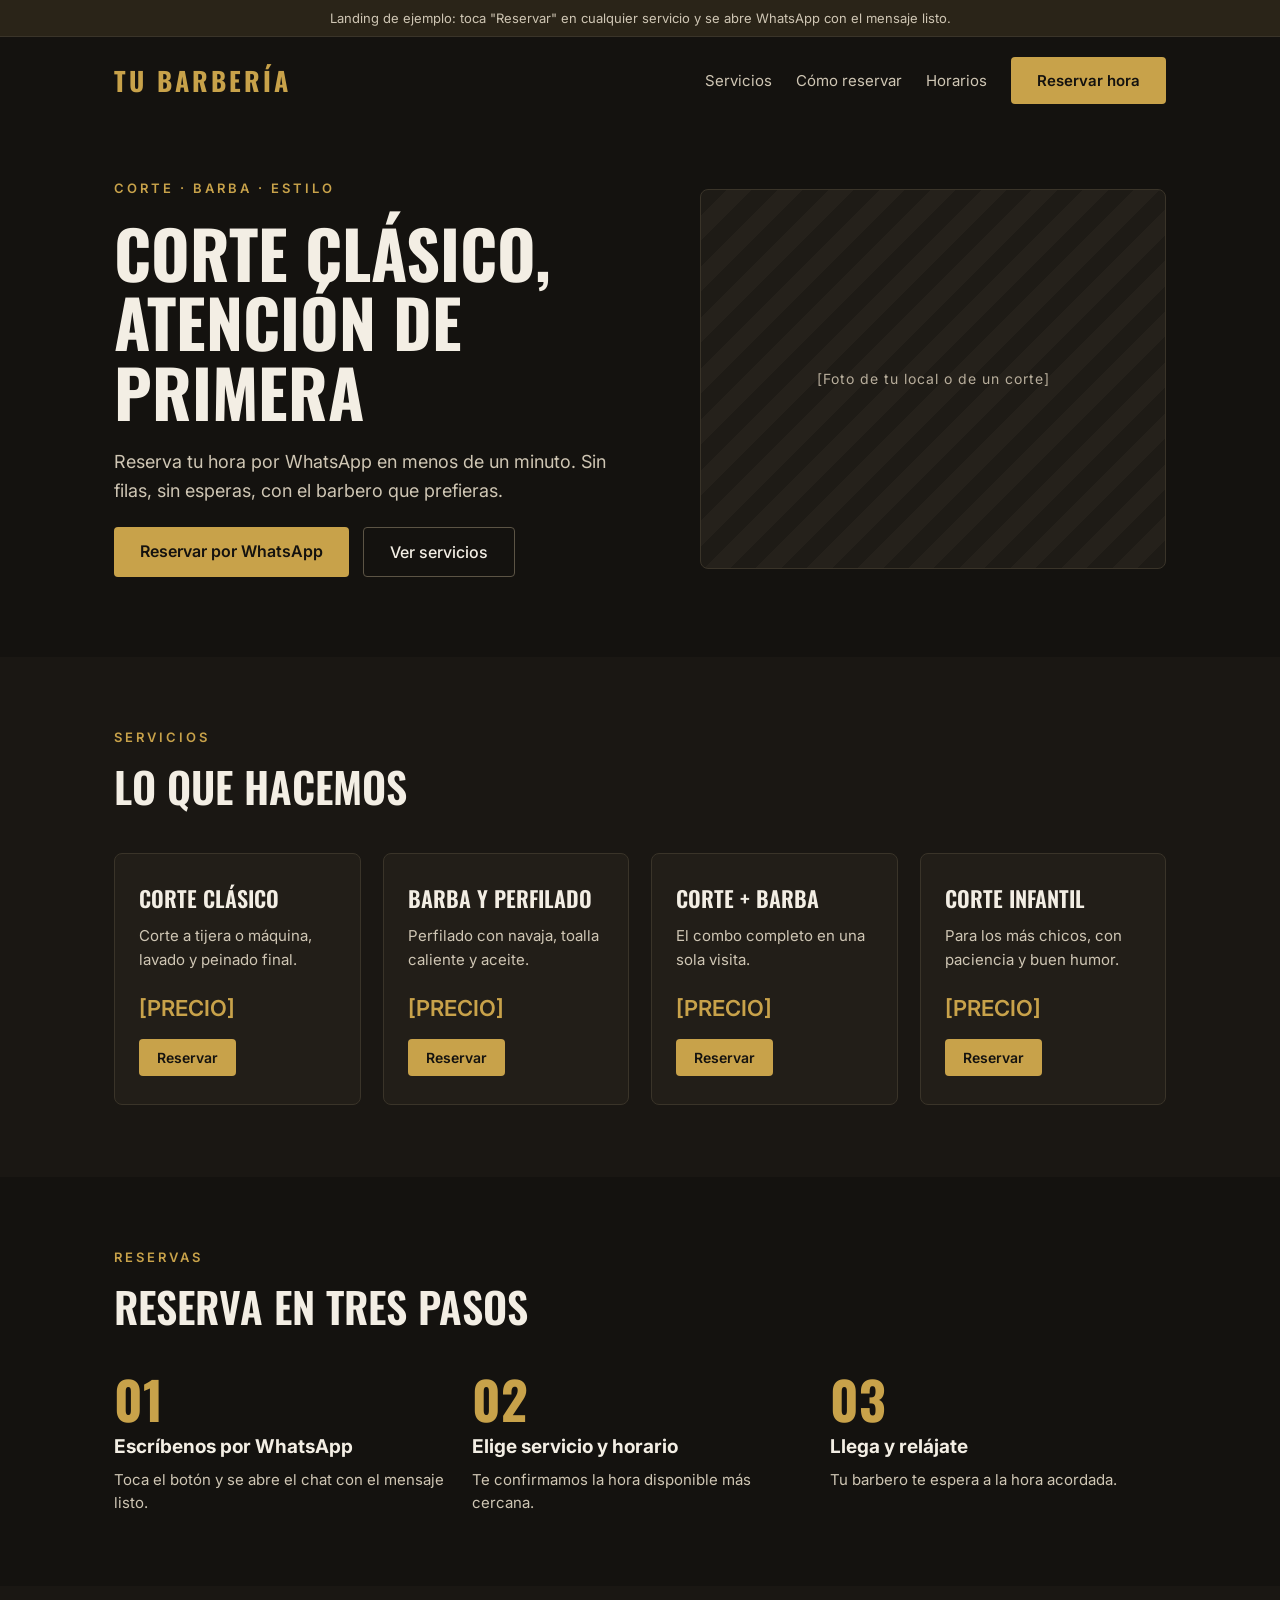
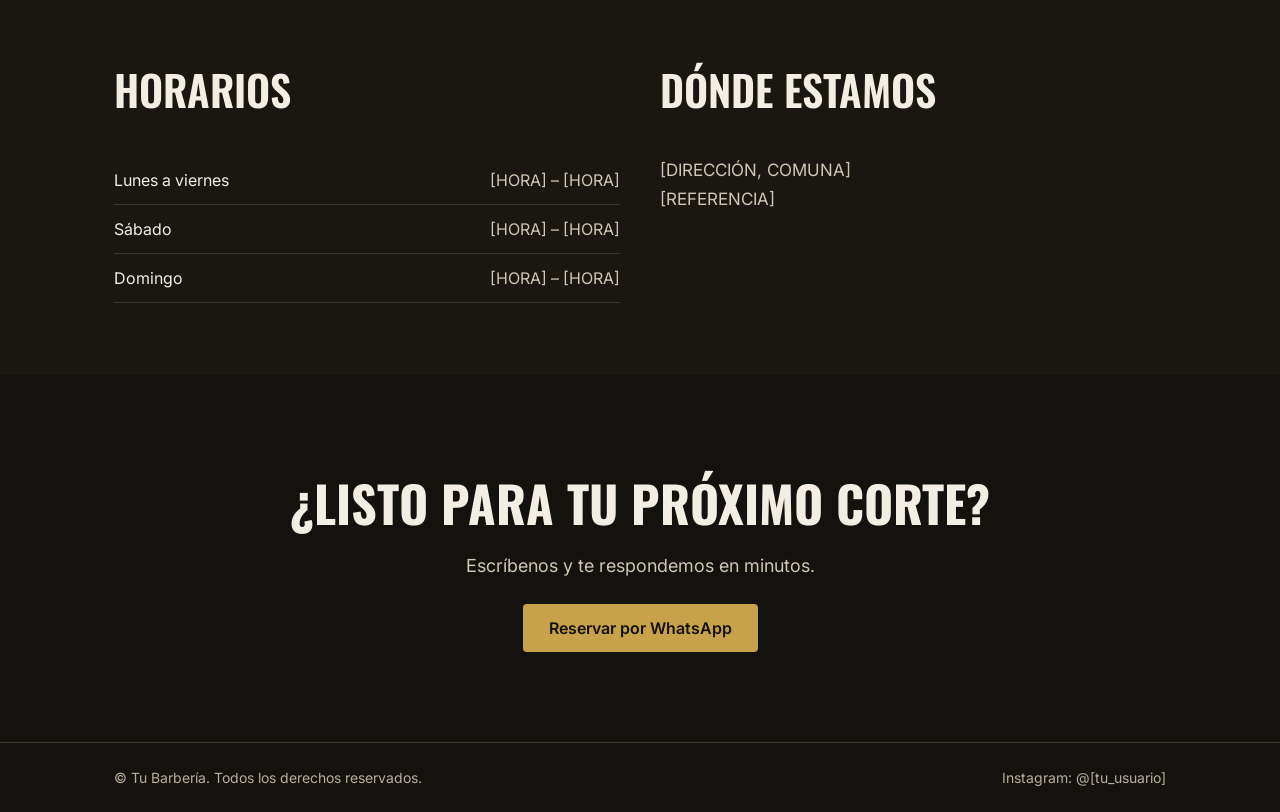
<file: demo/landing-barberia.html>
<!doctype html>
<html lang="es">
<head>
<meta charset="utf-8">
<meta name="viewport" content="width=device-width, initial-scale=1">
<title>Tu Barbería | Landing de ejemplo</title>
<link rel="preconnect" href="https://fonts.googleapis.com">
<link rel="stylesheet" href="https://fonts.googleapis.com/css2?family=Inter:wght@400;500;600&family=Oswald:wght@500;600;700&display=swap">
<style>
:root{--accent:#C8A24A;--bg:#14120F;--bg2:#1A1713;--card:#221E18;--line:#3A3429;--text:#F3EEE4;--muted:#CFC6B4}
*{box-sizing:border-box}
html{scroll-behavior:smooth}
body{margin:0;background:var(--bg);color:var(--text);font-family:'Inter',system-ui,sans-serif}
a{text-decoration:none;color:inherit}
.wrap{max-width:1100px;margin:0 auto;padding:0 24px}
header{display:flex;flex-wrap:wrap;gap:16px;align-items:center;justify-content:space-between;padding:20px 0}
.logo{font-family:'Oswald',sans-serif;font-weight:700;font-size:26px;letter-spacing:3px;text-transform:uppercase;color:var(--accent)}
nav{display:flex;flex-wrap:wrap;gap:24px;align-items:center;font-size:15px;color:var(--muted)}
nav a:hover{color:var(--text)}
.btn{display:inline-block;background:var(--accent);color:#14120F;font-weight:600;padding:14px 26px;border-radius:4px}
.btn.ghost{background:none;border:1px solid #5C5445;color:var(--text);font-weight:500}
.eyebrow{font-size:13px;letter-spacing:3px;text-transform:uppercase;color:var(--accent);font-weight:600}
h1,h2,h3{font-family:'Oswald',sans-serif;text-transform:uppercase;margin:0}
.hero{display:flex;flex-wrap:wrap;gap:40px;align-items:center;padding:56px 0 80px}
.hero .txt{flex:1 1 420px;display:flex;flex-direction:column;gap:22px}
.hero h1{font-size:clamp(40px,7vw,66px);line-height:1.05;font-weight:700}
.hero p{margin:0;font-size:18px;line-height:1.6;color:var(--muted);max-width:500px}
.hero .ph{flex:1 1 340px;height:380px;border:1px solid var(--line);border-radius:8px;background:repeating-linear-gradient(135deg,#1E1B16,#1E1B16 18px,#25211B 18px,#25211B 36px);display:flex;align-items:center;justify-content:center;color:#B8AE9C;font-size:14px;letter-spacing:1px}
.actions{display:flex;flex-wrap:wrap;gap:14px}
section.alt{background:var(--bg2)}
section{padding:72px 0}
section h2{font-size:clamp(30px,5vw,42px);font-weight:600;margin:10px 0 36px}
.grid{display:grid;grid-template-columns:repeat(auto-fit,minmax(230px,1fr));gap:22px}
.card{background:var(--card);border:1px solid var(--line);border-radius:8px;padding:28px 24px;display:flex;flex-direction:column;gap:10px}
.card h3{font-size:22px;font-weight:600}
.card p{margin:0;color:var(--muted);line-height:1.55;font-size:15px}
.btn.small{padding:10px 18px;font-size:14px;align-self:flex-start;margin-top:8px}
.price{margin-top:auto;padding-top:14px;font-size:22px;font-weight:600;color:var(--accent)}
.num{font-family:'Oswald',sans-serif;font-weight:700;font-size:52px;color:var(--accent);line-height:1}
.step{display:flex;flex-direction:column;gap:10px}
.step b{font-size:19px}
.step span{color:var(--muted);line-height:1.55;font-size:15px}
.two{display:flex;flex-wrap:wrap;gap:40px}
.two>div{flex:1 1 320px}
.row{display:flex;justify-content:space-between;gap:16px;padding:14px 0;border-bottom:1px solid var(--line)}
.row span:last-child{color:var(--muted)}
.cta{text-align:center;padding:90px 0}
.cta h2{font-size:clamp(32px,6vw,50px);margin:0 0 16px}
.cta p{color:var(--muted);font-size:18px;margin:0 0 28px}
footer{border-top:1px solid var(--line);padding:26px 0;color:#B8AE9C;font-size:14px}
footer .wrap{display:flex;flex-wrap:wrap;justify-content:space-between;gap:12px}
.note{background:#2A2418;border-bottom:1px solid var(--line);color:var(--muted);font-size:13px;text-align:center;padding:10px 16px}
</style>
</head>
<body>
<div class="note">Landing de ejemplo: toca "Reservar" en cualquier servicio y se abre WhatsApp con el mensaje listo.</div>
<div class="wrap">
  <header>
    <div class="logo">Tu Barbería</div>
    <nav>
      <a href="#servicios">Servicios</a>
      <a href="#reservar">Cómo reservar</a>
      <a href="#horarios">Horarios</a>
      <a class="btn" href="https://wa.me/56900000000?text=Hola%2C%20vi%20sus%20cortes%20y%20me%20interesar%C3%ADa%20agendar%20uno.%20%C2%BFPara%20qu%C3%A9%20fecha%20tienen%20disponible%3F">Reservar hora</a>
    </nav>
  </header>
  <div class="hero">
    <div class="txt">
      <div class="eyebrow">Corte · Barba · Estilo</div>
      <h1>Corte clásico, atención de primera</h1>
      <p>Reserva tu hora por WhatsApp en menos de un minuto. Sin filas, sin esperas, con el barbero que prefieras.</p>
      <div class="actions">
        <a class="btn" href="https://wa.me/56900000000?text=Hola%2C%20vi%20sus%20cortes%20y%20me%20interesar%C3%ADa%20agendar%20uno.%20%C2%BFPara%20qu%C3%A9%20fecha%20tienen%20disponible%3F">Reservar por WhatsApp</a>
        <a class="btn ghost" href="#servicios">Ver servicios</a>
      </div>
    </div>
    <div class="ph">[Foto de tu local o de un corte]</div>
  </div>
</div>

<section id="servicios" class="alt"><div class="wrap">
  <div class="eyebrow">Servicios</div>
  <h2>Lo que hacemos</h2>
  <div class="grid">
    <div class="card"><h3>Corte clásico</h3><p>Corte a tijera o máquina, lavado y peinado final.</p><div class="price">[PRECIO]</div><a class="btn small" href="https://wa.me/56900000000?text=Hola%2C%20vi%20sus%20cortes%20y%20me%20interesa%20el%20servicio%3A%20Corte%20cl%C3%A1sico.%20%C2%BFPara%20qu%C3%A9%20fecha%20tienen%20disponible%3F">Reservar</a></div>
    <div class="card"><h3>Barba y perfilado</h3><p>Perfilado con navaja, toalla caliente y aceite.</p><div class="price">[PRECIO]</div><a class="btn small" href="https://wa.me/56900000000?text=Hola%2C%20vi%20sus%20cortes%20y%20me%20interesa%20el%20servicio%3A%20Barba%20y%20perfilado.%20%C2%BFPara%20qu%C3%A9%20fecha%20tienen%20disponible%3F">Reservar</a></div>
    <div class="card"><h3>Corte + barba</h3><p>El combo completo en una sola visita.</p><div class="price">[PRECIO]</div><a class="btn small" href="https://wa.me/56900000000?text=Hola%2C%20vi%20sus%20cortes%20y%20me%20interesa%20el%20servicio%3A%20Corte%20%2B%20barba.%20%C2%BFPara%20qu%C3%A9%20fecha%20tienen%20disponible%3F">Reservar</a></div>
    <div class="card"><h3>Corte infantil</h3><p>Para los más chicos, con paciencia y buen humor.</p><div class="price">[PRECIO]</div><a class="btn small" href="https://wa.me/56900000000?text=Hola%2C%20vi%20sus%20cortes%20y%20me%20interesa%20el%20servicio%3A%20Corte%20infantil.%20%C2%BFPara%20qu%C3%A9%20fecha%20tienen%20disponible%3F">Reservar</a></div>
  </div>
</div></section>

<section id="reservar"><div class="wrap">
  <div class="eyebrow">Reservas</div>
  <h2>Reserva en tres pasos</h2>
  <div class="grid">
    <div class="step"><div class="num">01</div><b>Escríbenos por WhatsApp</b><span>Toca el botón y se abre el chat con el mensaje listo.</span></div>
    <div class="step"><div class="num">02</div><b>Elige servicio y horario</b><span>Te confirmamos la hora disponible más cercana.</span></div>
    <div class="step"><div class="num">03</div><b>Llega y relájate</b><span>Tu barbero te espera a la hora acordada.</span></div>
  </div>
</div></section>

<section id="horarios" class="alt"><div class="wrap two">
  <div>
    <h2 style="margin-top:0">Horarios</h2>
    <div class="row"><span>Lunes a viernes</span><span>[HORA] – [HORA]</span></div>
    <div class="row"><span>Sábado</span><span>[HORA] – [HORA]</span></div>
    <div class="row"><span>Domingo</span><span>[HORA] – [HORA]</span></div>
  </div>
  <div>
    <h2 style="margin-top:0">Dónde estamos</h2>
    <p style="color:var(--muted);line-height:1.7;font-size:17px;margin:0">[DIRECCIÓN, COMUNA]<br>[REFERENCIA]</p>
  </div>
</div></section>

<div class="cta wrap">
  <h2>¿Listo para tu próximo corte?</h2>
  <p>Escríbenos y te respondemos en minutos.</p>
  <a class="btn" href="https://wa.me/56900000000?text=Hola%2C%20vi%20sus%20cortes%20y%20me%20interesar%C3%ADa%20agendar%20uno.%20%C2%BFPara%20qu%C3%A9%20fecha%20tienen%20disponible%3F">Reservar por WhatsApp</a>
</div>

<footer><div class="wrap"><span>© Tu Barbería. Todos los derechos reservados.</span><span>Instagram: @[tu_usuario]</span></div></footer>
</body>
</html>
</file>
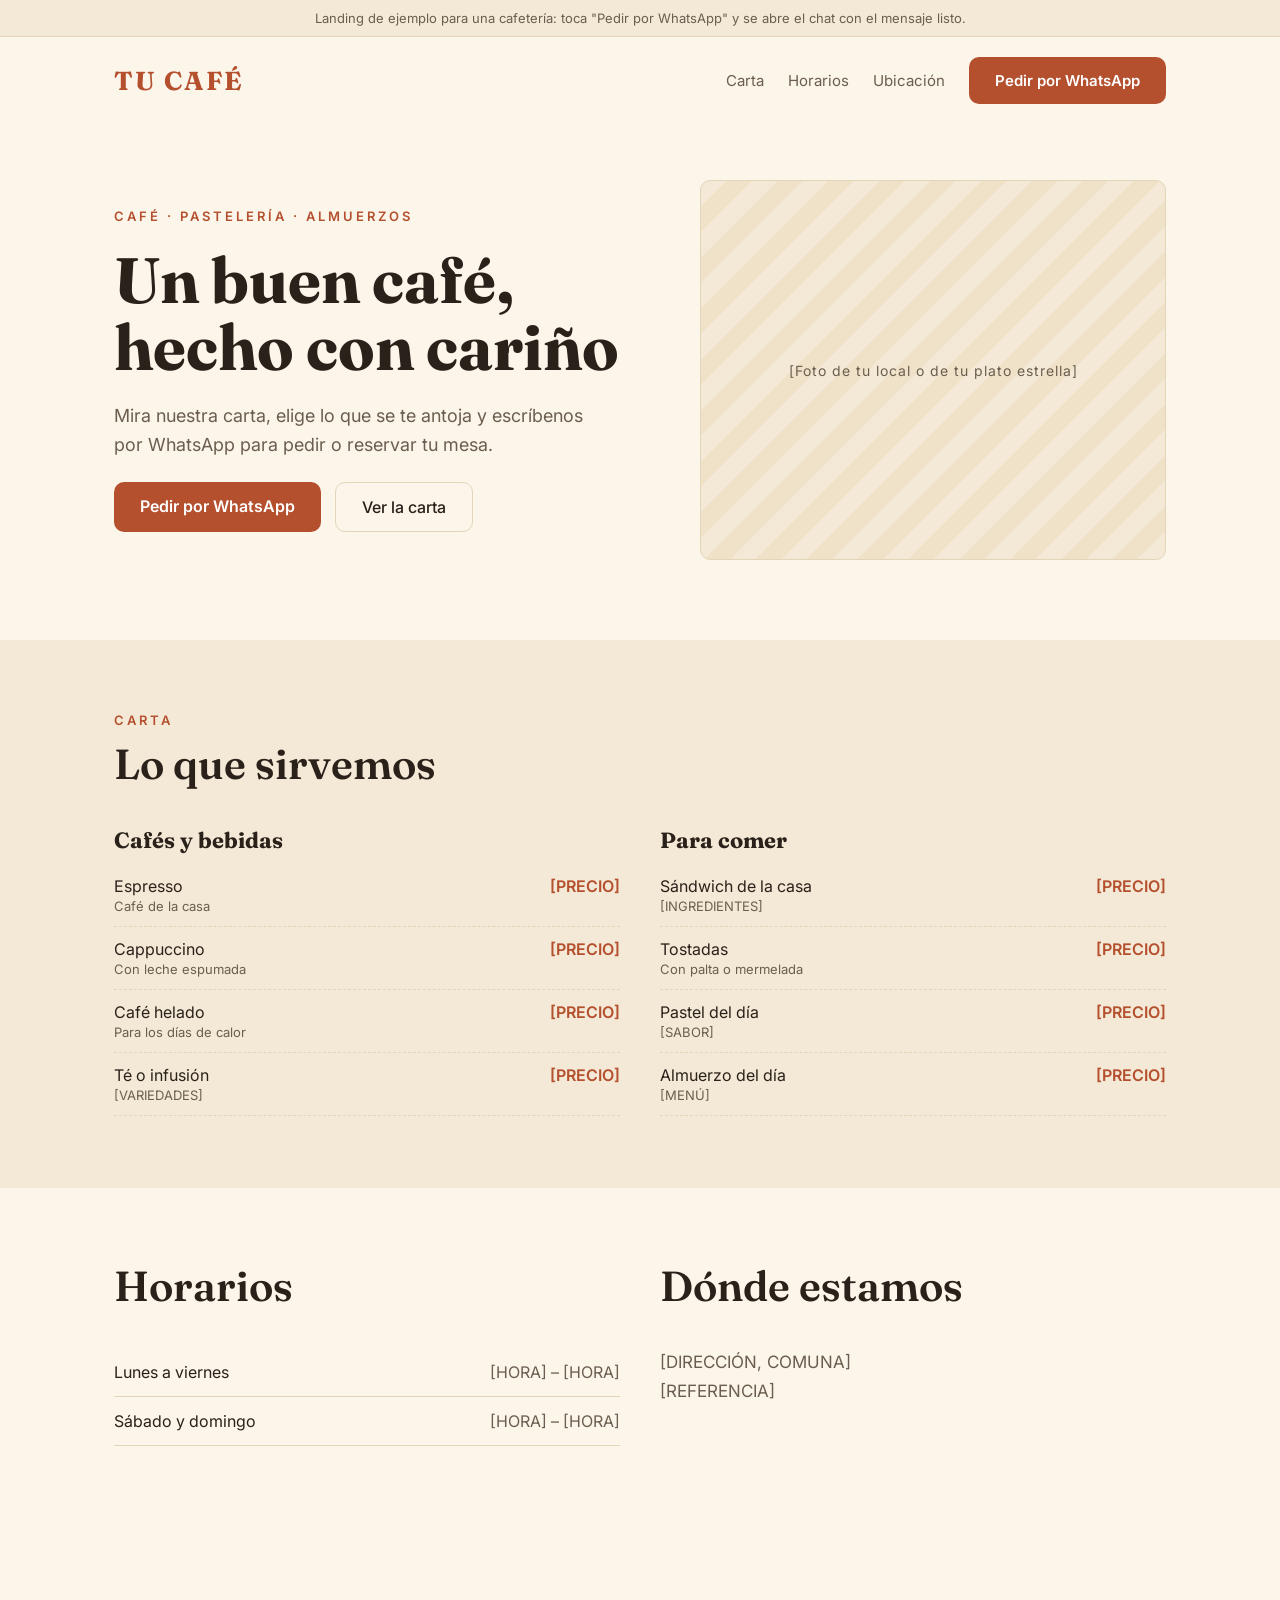
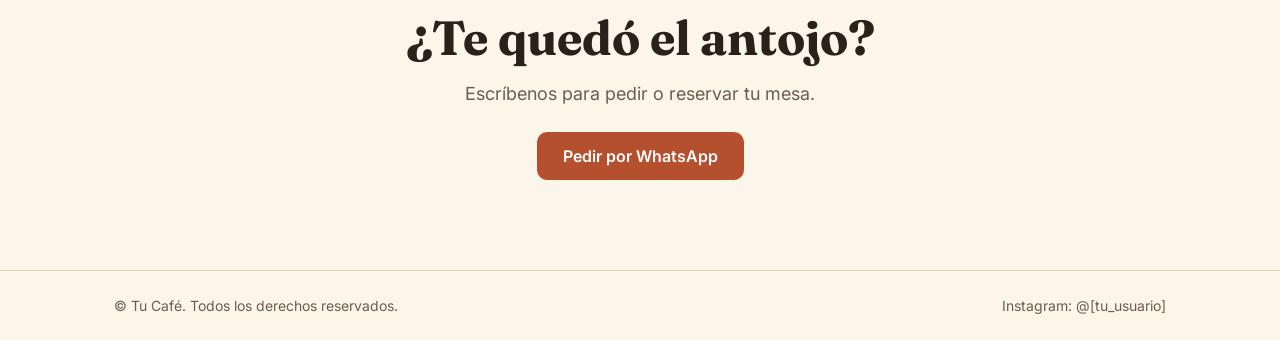
<file: demo/landing-cafeteria.html>
<!doctype html>
<html lang="es"><head><meta charset="utf-8"><meta name="viewport" content="width=device-width, initial-scale=1">
<title>Tu Café | Landing de ejemplo</title>
<link rel="preconnect" href="https://fonts.googleapis.com">
<link rel="stylesheet" href="https://fonts.googleapis.com/css2?family=Fraunces:wght@600;700&family=Inter:wght@400;500;600&display=swap">
<style>:root{--bg:#FBF5EA;--bg2:#F3E9D6;--card:#FFFDF8;--line:#E3D5B8;--text:#2A211A;--muted:#6B5E4E;--accent:#B5502F;--onaccent:#FFF;--head:"Fraunces",serif;--tt:none;--r:10px;--ph1:#F3E9D6;--ph2:#EFE2C8}
*{box-sizing:border-box}html{scroll-behavior:smooth}
body{margin:0;background:var(--bg);color:var(--text);font-family:'Inter',system-ui,sans-serif}
a{text-decoration:none;color:inherit}
.wrap{max-width:1100px;margin:0 auto;padding:0 24px}
header{display:flex;flex-wrap:wrap;gap:16px;align-items:center;justify-content:space-between;padding:20px 0}
.logo{font-family:var(--head);font-weight:700;font-size:26px;letter-spacing:2px;text-transform:uppercase;color:var(--accent)}
nav{display:flex;flex-wrap:wrap;gap:24px;align-items:center;font-size:15px;color:var(--muted)}
nav a:hover{color:var(--text)}
.btn{display:inline-block;background:var(--accent);color:var(--onaccent);font-weight:600;padding:14px 26px;border-radius:var(--r)}
.btn.ghost{background:none;border:1px solid var(--line);color:var(--text);font-weight:500}
.btn.small{padding:10px 18px;font-size:14px;align-self:flex-start;margin-top:8px}
.eyebrow{font-size:13px;letter-spacing:3px;text-transform:uppercase;color:var(--accent);font-weight:600}
h1,h2,h3{font-family:var(--head);margin:0;text-transform:var(--tt)}
.hero{display:flex;flex-wrap:wrap;gap:40px;align-items:center;padding:56px 0 80px}
.hero .txt{flex:1 1 420px;display:flex;flex-direction:column;gap:22px}
.hero h1{font-size:clamp(40px,7vw,64px);line-height:1.05;font-weight:700}
.hero p{margin:0;font-size:18px;line-height:1.6;color:var(--muted);max-width:500px}
.hero .ph{flex:1 1 340px;height:380px;border:1px solid var(--line);border-radius:var(--r);background:repeating-linear-gradient(135deg,var(--ph1),var(--ph1) 18px,var(--ph2) 18px,var(--ph2) 36px);display:flex;align-items:center;justify-content:center;color:var(--muted);font-size:14px;letter-spacing:1px;text-align:center;padding:12px}
.actions{display:flex;flex-wrap:wrap;gap:14px}
section.alt{background:var(--bg2)}
section{padding:72px 0}
section h2{font-size:clamp(30px,5vw,42px);font-weight:600;margin:10px 0 36px}
.grid{display:grid;grid-template-columns:repeat(auto-fit,minmax(230px,1fr));gap:22px}
.card{background:var(--card);border:1px solid var(--line);border-radius:var(--r);padding:28px 24px;display:flex;flex-direction:column;gap:10px}
.card h3{font-size:22px;font-weight:600}
.card p{margin:0;color:var(--muted);line-height:1.55;font-size:15px}
.price{margin-top:auto;padding-top:14px;font-size:20px;font-weight:600;color:var(--accent)}
.num{font-family:var(--head);font-weight:700;font-size:52px;color:var(--accent);line-height:1}
.step{display:flex;flex-direction:column;gap:10px}
.step b{font-size:19px}.step span{color:var(--muted);line-height:1.55;font-size:15px}
.two{display:flex;flex-wrap:wrap;gap:40px}.two>div{flex:1 1 320px}
.row{display:flex;justify-content:space-between;gap:16px;padding:14px 0;border-bottom:1px solid var(--line)}
.row span:last-child{color:var(--muted)}
.item{display:flex;justify-content:space-between;gap:16px;padding:12px 0;border-bottom:1px dashed var(--line)}
.item small{display:block;color:var(--muted);font-size:13px;margin-top:2px}
.item .p{color:var(--accent);font-weight:600;white-space:nowrap}
.cta{text-align:center;padding:90px 0}
.cta h2{font-size:clamp(32px,6vw,48px);margin:0 0 16px}
.cta p{color:var(--muted);font-size:18px;margin:0 0 28px}
footer{border-top:1px solid var(--line);padding:26px 0;color:var(--muted);font-size:14px}
footer .wrap{display:flex;flex-wrap:wrap;justify-content:space-between;gap:12px}
.note{background:var(--bg2);border-bottom:1px solid var(--line);color:var(--muted);font-size:13px;text-align:center;padding:10px 16px}
</style></head><body>
<div class="note">Landing de ejemplo para una cafetería: toca "Pedir por WhatsApp" y se abre el chat con el mensaje listo.</div>
<div class="wrap">
<header><div class="logo">Tu Café</div>
<nav><a href="#carta">Carta</a><a href="#horarios">Horarios</a><a href="#ubicacion">Ubicación</a><a class="btn" href="https://wa.me/56900000000?text=Hola%2C%20vi%20su%20carta%20y%20me%20gustar%C3%ADa%20hacer%20un%20pedido%20o%20reservar%20una%20mesa.%20%C2%BFQu%C3%A9%20disponibilidad%20tienen%3F">Pedir por WhatsApp</a></nav></header>
<div class="hero"><div class="txt"><div class="eyebrow">Café · Pastelería · Almuerzos</div>
<h1>Un buen café, hecho con cariño</h1>
<p>Mira nuestra carta, elige lo que se te antoja y escríbenos por WhatsApp para pedir o reservar tu mesa.</p>
<div class="actions"><a class="btn" href="https://wa.me/56900000000?text=Hola%2C%20vi%20su%20carta%20y%20me%20gustar%C3%ADa%20hacer%20un%20pedido%20o%20reservar%20una%20mesa.%20%C2%BFQu%C3%A9%20disponibilidad%20tienen%3F">Pedir por WhatsApp</a><a class="btn ghost" href="#carta">Ver la carta</a></div></div>
<div class="ph">[Foto de tu local o de tu plato estrella]</div></div></div>
<section id="carta" class="alt"><div class="wrap"><div class="eyebrow">Carta</div><h2>Lo que sirvemos</h2>
<div class="two"><div><h3 style="margin-bottom:10px;font-size:22px">Cafés y bebidas</h3>
<div class="item"><div>Espresso<small>Café de la casa</small></div><div class="p">[PRECIO]</div></div><div class="item"><div>Cappuccino<small>Con leche espumada</small></div><div class="p">[PRECIO]</div></div><div class="item"><div>Café helado<small>Para los días de calor</small></div><div class="p">[PRECIO]</div></div><div class="item"><div>Té o infusión<small>[VARIEDADES]</small></div><div class="p">[PRECIO]</div></div></div>
<div><h3 style="margin-bottom:10px;font-size:22px">Para comer</h3>
<div class="item"><div>Sándwich de la casa<small>[INGREDIENTES]</small></div><div class="p">[PRECIO]</div></div><div class="item"><div>Tostadas<small>Con palta o mermelada</small></div><div class="p">[PRECIO]</div></div><div class="item"><div>Pastel del día<small>[SABOR]</small></div><div class="p">[PRECIO]</div></div><div class="item"><div>Almuerzo del día<small>[MENÚ]</small></div><div class="p">[PRECIO]</div></div></div></div></div></section>
<section id="horarios"><div class="wrap two"><div><h2 style="margin-top:0">Horarios</h2>
<div class="row"><span>Lunes a viernes</span><span>[HORA] – [HORA]</span></div>
<div class="row"><span>Sábado y domingo</span><span>[HORA] – [HORA]</span></div></div>
<div id="ubicacion"><h2 style="margin-top:0">Dónde estamos</h2><p style="color:var(--muted);line-height:1.7;font-size:17px;margin:0">[DIRECCIÓN, COMUNA]<br>[REFERENCIA]</p></div></div></section>
<div class="cta wrap"><h2>¿Te quedó el antojo?</h2><p>Escríbenos para pedir o reservar tu mesa.</p><a class="btn" href="https://wa.me/56900000000?text=Hola%2C%20vi%20su%20carta%20y%20me%20gustar%C3%ADa%20hacer%20un%20pedido%20o%20reservar%20una%20mesa.%20%C2%BFQu%C3%A9%20disponibilidad%20tienen%3F">Pedir por WhatsApp</a></div>
<footer><div class="wrap"><span>© Tu Café. Todos los derechos reservados.</span><span>Instagram: @[tu_usuario]</span></div></footer>
</body></html>
</file>
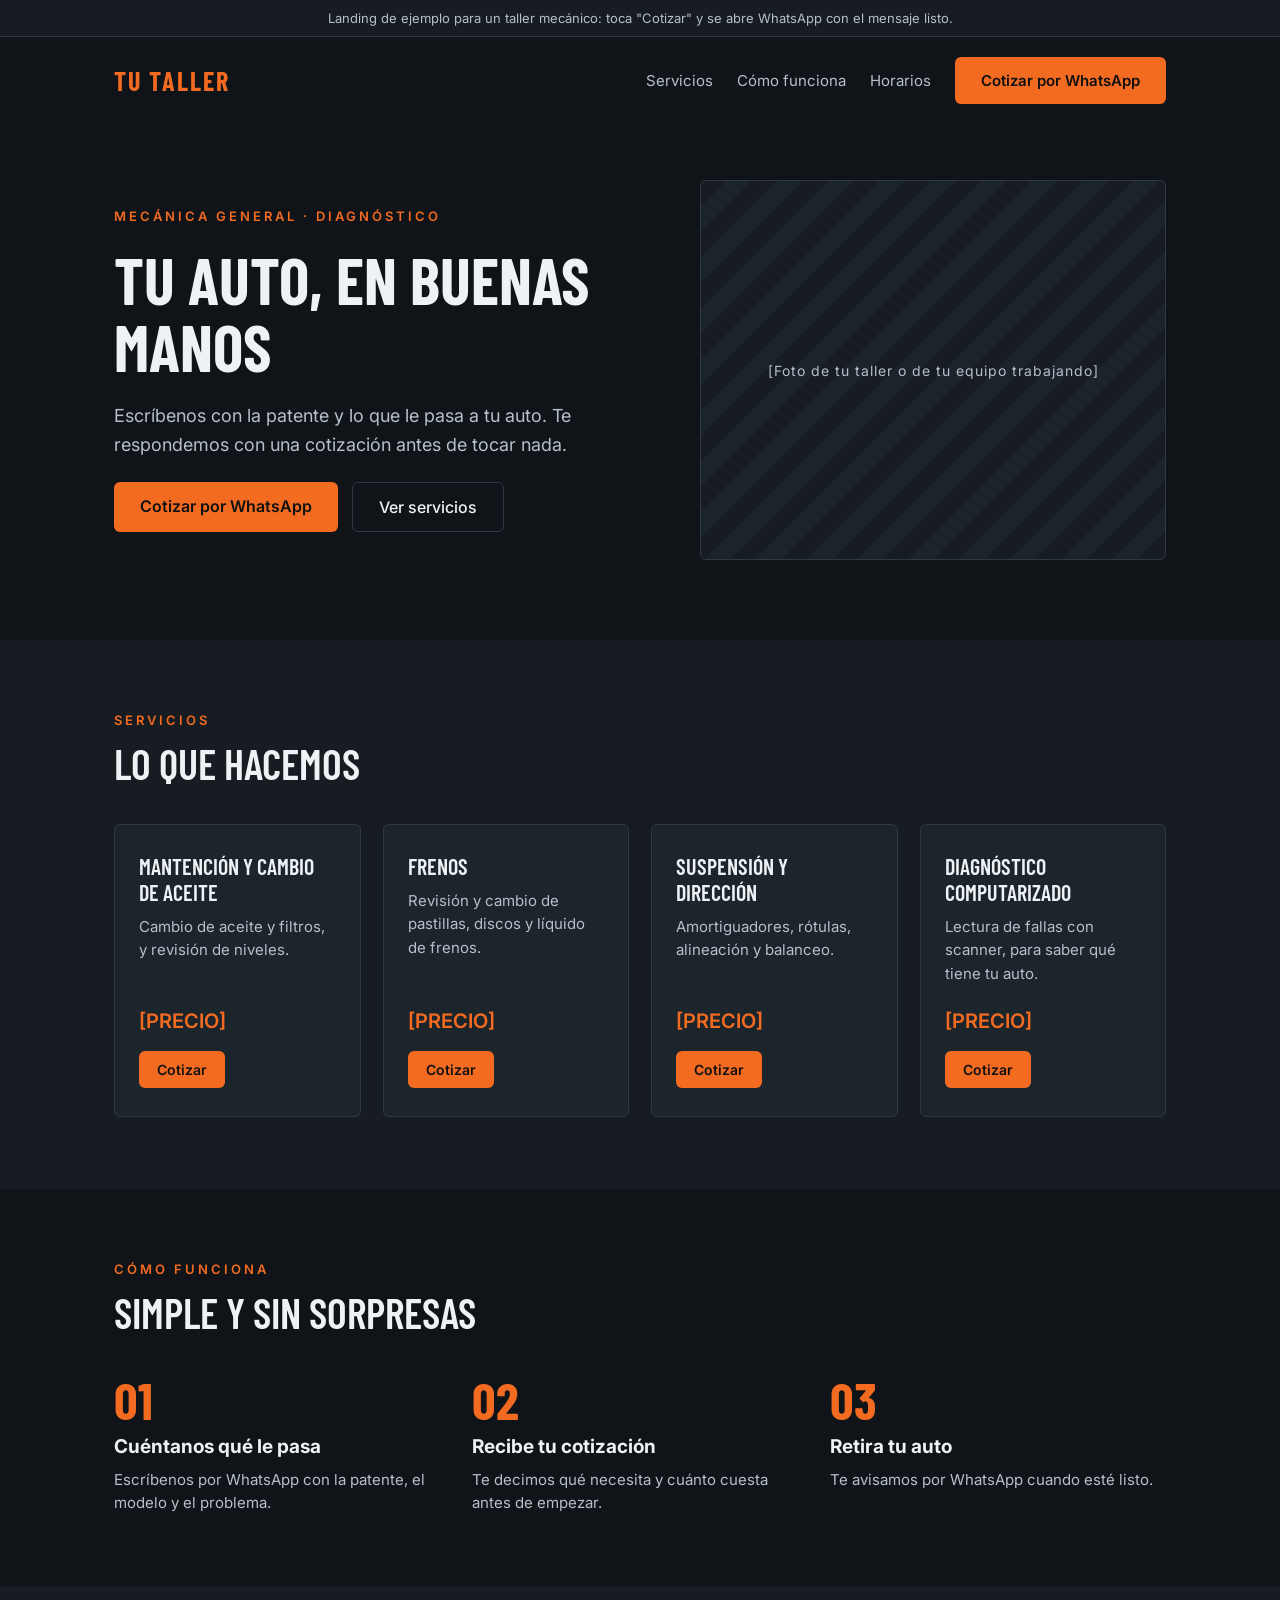
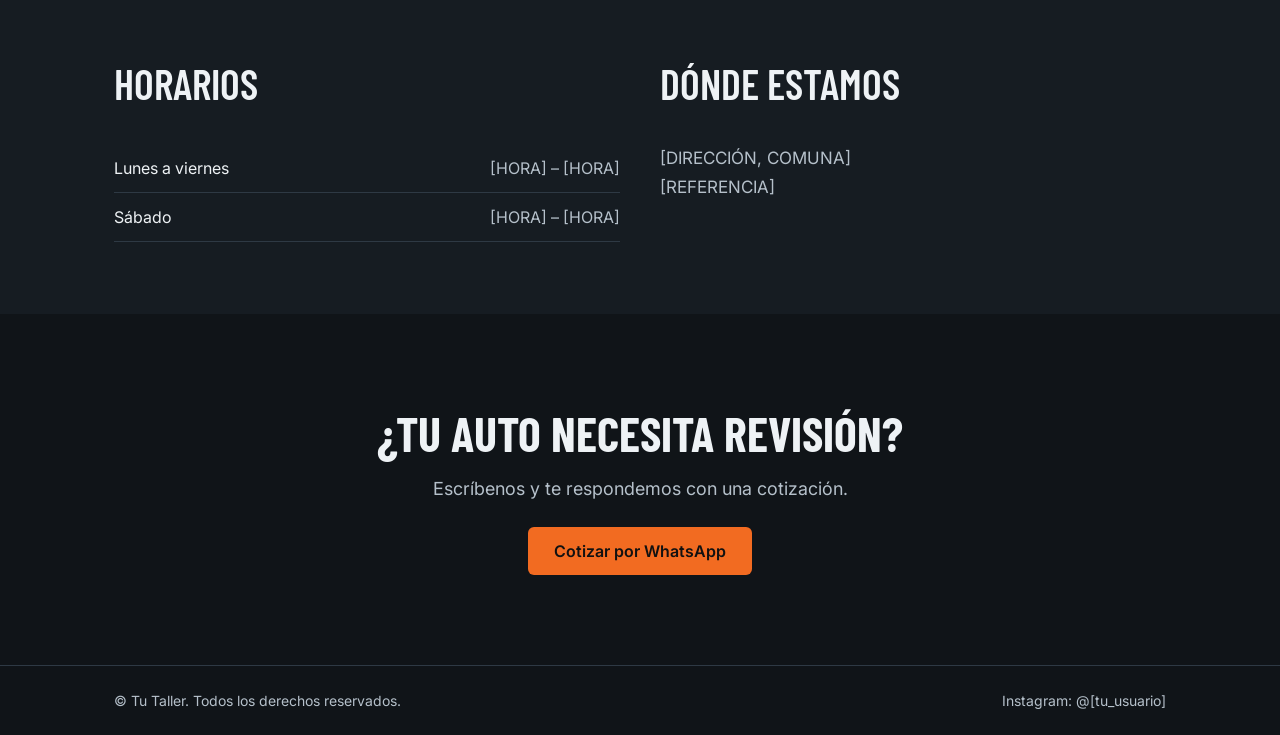
<file: demo/landing-taller.html>
<!doctype html>
<html lang="es"><head><meta charset="utf-8"><meta name="viewport" content="width=device-width, initial-scale=1">
<title>Tu Taller | Landing de ejemplo</title>
<link rel="preconnect" href="https://fonts.googleapis.com">
<link rel="stylesheet" href="https://fonts.googleapis.com/css2?family=Barlow+Condensed:wght@600;700&family=Inter:wght@400;500;600&display=swap">
<style>:root{--bg:#101418;--bg2:#161C22;--card:#1C242C;--line:#2E3944;--text:#EEF2F5;--muted:#B5C0CA;--accent:#F26B21;--onaccent:#111;--head:"Barlow Condensed",sans-serif;--tt:uppercase;--r:6px;--ph1:#161C22;--ph2:#1B232B}
*{box-sizing:border-box}html{scroll-behavior:smooth}
body{margin:0;background:var(--bg);color:var(--text);font-family:'Inter',system-ui,sans-serif}
a{text-decoration:none;color:inherit}
.wrap{max-width:1100px;margin:0 auto;padding:0 24px}
header{display:flex;flex-wrap:wrap;gap:16px;align-items:center;justify-content:space-between;padding:20px 0}
.logo{font-family:var(--head);font-weight:700;font-size:26px;letter-spacing:2px;text-transform:uppercase;color:var(--accent)}
nav{display:flex;flex-wrap:wrap;gap:24px;align-items:center;font-size:15px;color:var(--muted)}
nav a:hover{color:var(--text)}
.btn{display:inline-block;background:var(--accent);color:var(--onaccent);font-weight:600;padding:14px 26px;border-radius:var(--r)}
.btn.ghost{background:none;border:1px solid var(--line);color:var(--text);font-weight:500}
.btn.small{padding:10px 18px;font-size:14px;align-self:flex-start;margin-top:8px}
.eyebrow{font-size:13px;letter-spacing:3px;text-transform:uppercase;color:var(--accent);font-weight:600}
h1,h2,h3{font-family:var(--head);margin:0;text-transform:var(--tt)}
.hero{display:flex;flex-wrap:wrap;gap:40px;align-items:center;padding:56px 0 80px}
.hero .txt{flex:1 1 420px;display:flex;flex-direction:column;gap:22px}
.hero h1{font-size:clamp(40px,7vw,64px);line-height:1.05;font-weight:700}
.hero p{margin:0;font-size:18px;line-height:1.6;color:var(--muted);max-width:500px}
.hero .ph{flex:1 1 340px;height:380px;border:1px solid var(--line);border-radius:var(--r);background:repeating-linear-gradient(135deg,var(--ph1),var(--ph1) 18px,var(--ph2) 18px,var(--ph2) 36px);display:flex;align-items:center;justify-content:center;color:var(--muted);font-size:14px;letter-spacing:1px;text-align:center;padding:12px}
.actions{display:flex;flex-wrap:wrap;gap:14px}
section.alt{background:var(--bg2)}
section{padding:72px 0}
section h2{font-size:clamp(30px,5vw,42px);font-weight:600;margin:10px 0 36px}
.grid{display:grid;grid-template-columns:repeat(auto-fit,minmax(230px,1fr));gap:22px}
.card{background:var(--card);border:1px solid var(--line);border-radius:var(--r);padding:28px 24px;display:flex;flex-direction:column;gap:10px}
.card h3{font-size:22px;font-weight:600}
.card p{margin:0;color:var(--muted);line-height:1.55;font-size:15px}
.price{margin-top:auto;padding-top:14px;font-size:20px;font-weight:600;color:var(--accent)}
.num{font-family:var(--head);font-weight:700;font-size:52px;color:var(--accent);line-height:1}
.step{display:flex;flex-direction:column;gap:10px}
.step b{font-size:19px}.step span{color:var(--muted);line-height:1.55;font-size:15px}
.two{display:flex;flex-wrap:wrap;gap:40px}.two>div{flex:1 1 320px}
.row{display:flex;justify-content:space-between;gap:16px;padding:14px 0;border-bottom:1px solid var(--line)}
.row span:last-child{color:var(--muted)}
.item{display:flex;justify-content:space-between;gap:16px;padding:12px 0;border-bottom:1px dashed var(--line)}
.item small{display:block;color:var(--muted);font-size:13px;margin-top:2px}
.item .p{color:var(--accent);font-weight:600;white-space:nowrap}
.cta{text-align:center;padding:90px 0}
.cta h2{font-size:clamp(32px,6vw,48px);margin:0 0 16px}
.cta p{color:var(--muted);font-size:18px;margin:0 0 28px}
footer{border-top:1px solid var(--line);padding:26px 0;color:var(--muted);font-size:14px}
footer .wrap{display:flex;flex-wrap:wrap;justify-content:space-between;gap:12px}
.note{background:var(--bg2);border-bottom:1px solid var(--line);color:var(--muted);font-size:13px;text-align:center;padding:10px 16px}
</style></head><body>
<div class="note">Landing de ejemplo para un taller mecánico: toca "Cotizar" y se abre WhatsApp con el mensaje listo.</div>
<div class="wrap">
<header><div class="logo">Tu Taller</div>
<nav><a href="#servicios">Servicios</a><a href="#como">Cómo funciona</a><a href="#horarios">Horarios</a><a class="btn" href="https://wa.me/56900000000?text=Hola%2C%20necesito%20una%20cotizaci%C3%B3n%20para%20mi%20auto.%20%C2%BFCu%C3%A1ndo%20pueden%20revisarlo%3F">Cotizar por WhatsApp</a></nav></header>
<div class="hero"><div class="txt"><div class="eyebrow">Mecánica general · Diagnóstico</div>
<h1>Tu auto, en buenas manos</h1>
<p>Escríbenos con la patente y lo que le pasa a tu auto. Te respondemos con una cotización antes de tocar nada.</p>
<div class="actions"><a class="btn" href="https://wa.me/56900000000?text=Hola%2C%20necesito%20una%20cotizaci%C3%B3n%20para%20mi%20auto.%20%C2%BFCu%C3%A1ndo%20pueden%20revisarlo%3F">Cotizar por WhatsApp</a><a class="btn ghost" href="#servicios">Ver servicios</a></div></div>
<div class="ph">[Foto de tu taller o de tu equipo trabajando]</div></div></div>
<section id="servicios" class="alt"><div class="wrap"><div class="eyebrow">Servicios</div><h2>Lo que hacemos</h2><div class="grid">
<div class="card"><h3>Mantención y cambio de aceite</h3><p>Cambio de aceite y filtros, y revisión de niveles.</p><div class="price">[PRECIO]</div><a class="btn small" href="https://wa.me/56900000000?text=Hola%2C%20necesito%20cotizar%20este%20servicio%20para%20mi%20auto%3A%20Mantenci%C3%B3n%20y%20cambio%20de%20aceite.%20%C2%BFCu%C3%A1ndo%20pueden%20revisarlo%3F">Cotizar</a></div>
<div class="card"><h3>Frenos</h3><p>Revisión y cambio de pastillas, discos y líquido de frenos.</p><div class="price">[PRECIO]</div><a class="btn small" href="https://wa.me/56900000000?text=Hola%2C%20necesito%20cotizar%20este%20servicio%20para%20mi%20auto%3A%20Frenos.%20%C2%BFCu%C3%A1ndo%20pueden%20revisarlo%3F">Cotizar</a></div>
<div class="card"><h3>Suspensión y dirección</h3><p>Amortiguadores, rótulas, alineación y balanceo.</p><div class="price">[PRECIO]</div><a class="btn small" href="https://wa.me/56900000000?text=Hola%2C%20necesito%20cotizar%20este%20servicio%20para%20mi%20auto%3A%20Suspensi%C3%B3n%20y%20direcci%C3%B3n.%20%C2%BFCu%C3%A1ndo%20pueden%20revisarlo%3F">Cotizar</a></div>
<div class="card"><h3>Diagnóstico computarizado</h3><p>Lectura de fallas con scanner, para saber qué tiene tu auto.</p><div class="price">[PRECIO]</div><a class="btn small" href="https://wa.me/56900000000?text=Hola%2C%20necesito%20cotizar%20este%20servicio%20para%20mi%20auto%3A%20Diagn%C3%B3stico%20computarizado.%20%C2%BFCu%C3%A1ndo%20pueden%20revisarlo%3F">Cotizar</a></div>
</div></div></section>
<section id="como"><div class="wrap"><div class="eyebrow">Cómo funciona</div><h2>Simple y sin sorpresas</h2><div class="grid">
<div class="step"><div class="num">01</div><b>Cuéntanos qué le pasa</b><span>Escríbenos por WhatsApp con la patente, el modelo y el problema.</span></div>
<div class="step"><div class="num">02</div><b>Recibe tu cotización</b><span>Te decimos qué necesita y cuánto cuesta antes de empezar.</span></div>
<div class="step"><div class="num">03</div><b>Retira tu auto</b><span>Te avisamos por WhatsApp cuando esté listo.</span></div></div></div></section>
<section id="horarios" class="alt"><div class="wrap two"><div><h2 style="margin-top:0">Horarios</h2>
<div class="row"><span>Lunes a viernes</span><span>[HORA] – [HORA]</span></div>
<div class="row"><span>Sábado</span><span>[HORA] – [HORA]</span></div></div>
<div><h2 style="margin-top:0">Dónde estamos</h2><p style="color:var(--muted);line-height:1.7;font-size:17px;margin:0">[DIRECCIÓN, COMUNA]<br>[REFERENCIA]</p></div></div></section>
<div class="cta wrap"><h2>¿Tu auto necesita revisión?</h2><p>Escríbenos y te respondemos con una cotización.</p><a class="btn" href="https://wa.me/56900000000?text=Hola%2C%20necesito%20una%20cotizaci%C3%B3n%20para%20mi%20auto.%20%C2%BFCu%C3%A1ndo%20pueden%20revisarlo%3F">Cotizar por WhatsApp</a></div>
<footer><div class="wrap"><span>© Tu Taller. Todos los derechos reservados.</span><span>Instagram: @[tu_usuario]</span></div></footer>
</body></html>
</file>
<file: css/estilos.css>
:root{
  --bg:#ece4ff; --bg2:#ddd0ff; --surface:#ffffff; --text:#1d0b45; --muted:#4f4377;
  --accent:#6a2bff; --accent2:#a24dff; --gold:#a8760a; --line:rgba(80,40,200,.22);
  --glow1:rgba(140,80,255,.45); --glow2:rgba(255,120,200,.22); --shadow:0 24px 50px -18px rgba(80,30,200,.45);
}
:root[data-theme="dark"]{
  --bg:#07050d; --bg2:#0e0a1a; --surface:#120d22; --text:#f1ecff; --muted:#9a90b8;
  --accent:#a98bff; --accent2:#6d3df0; --gold:#d4af37; --line:rgba(190,170,255,.14);
  --glow1:rgba(109,61,240,.35); --glow2:rgba(169,139,255,.12); --shadow:0 30px 60px -25px rgba(0,0,0,.8);
}
*{box-sizing:border-box;margin:0;padding:0}
html{scroll-behavior:smooth}
body{font-family:'Inter',sans-serif;font-weight:300;background:var(--bg);color:var(--text);line-height:1.7;transition:background .5s,color .5s;overflow-x:hidden}
.serif{font-family:'Cormorant Garamond',serif}
#stars{position:fixed;inset:0;z-index:0;pointer-events:none;opacity:0;transition:opacity .6s}
[data-theme="dark"] #stars{opacity:1}
.nebula{position:fixed;inset:0;z-index:0;pointer-events:none;
  background:
   radial-gradient(60% 50% at 80% 10%,var(--glow1),transparent 70%),
   radial-gradient(50% 45% at 10% 70%,var(--glow2),transparent 70%),
   radial-gradient(40% 40% at 60% 100%,var(--glow1),transparent 70%)}
main,header,footer{position:relative;z-index:1}
.wrap{max-width:1100px;margin:0 auto;padding:0 24px}

/* nav */
header{position:sticky;top:0;z-index:20;backdrop-filter:blur(14px);background:color-mix(in srgb,var(--bg) 70%,transparent);border-bottom:1px solid var(--line)}
.nav{display:flex;align-items:center;justify-content:space-between;height:68px}
.nav .brand{display:flex;align-items:center;gap:12px;text-decoration:none;color:var(--text)}
.nav .brand img{height:38px}
.nav .brand span{font-family:'Cormorant Garamond',serif;font-size:1.3rem;letter-spacing:.2em}
.nav ul{display:flex;gap:28px;list-style:none;align-items:center}
.nav a.l{color:var(--muted);text-decoration:none;font-size:.85rem;letter-spacing:.08em;text-transform:uppercase;transition:color .3s}
.nav a.l:hover{color:var(--accent)}
.toggle{border:1px solid var(--line);background:var(--surface);color:var(--text);width:40px;height:40px;border-radius:50%;cursor:pointer;font-size:1.05rem;transition:.3s}
.toggle:hover{border-color:var(--accent);transform:rotate(15deg)}
@media(max-width:720px){.nav ul .l-item{display:none}}
/* menú hamburguesa (solo móvil) */
.burger-li,.mnav{display:none}
.burger{width:42px;height:42px;border-radius:10px;border:1px solid var(--line);background:transparent;cursor:pointer;display:flex;flex-direction:column;justify-content:center;align-items:center;gap:5px;padding:0;-webkit-tap-highlight-color:transparent}
.burger span{display:block;width:20px;height:2px;border-radius:2px;background:var(--text);transition:transform .25s,opacity .2s}
header.open .burger span:nth-child(1){transform:translateY(7px) rotate(45deg)}
header.open .burger span:nth-child(2){opacity:0}
header.open .burger span:nth-child(3){transform:translateY(-7px) rotate(-45deg)}
@media(max-width:720px){
  .burger-li{display:block}
  .nav ul{gap:12px}
  .mnav{position:absolute;left:0;right:0;top:100%;flex-direction:column;padding:6px 22px 14px;background:var(--bg);border-bottom:1px solid var(--line);box-shadow:0 14px 30px rgba(0,0,0,.35)}
  header.open .mnav{display:flex}
  .mnav a{padding:15px 4px;color:var(--text);text-decoration:none;font-size:.95rem;letter-spacing:.1em;text-transform:uppercase;border-bottom:1px solid var(--line)}
  .mnav a:last-child{border-bottom:0}
  .mnav a:active{color:var(--accent)}
}


/* logos swap */
.logo-dark,.icon-dark{display:none}
[data-theme="dark"] .logo-dark,[data-theme="dark"] .icon-dark{display:block}
[data-theme="dark"] .logo-light,[data-theme="dark"] .icon-light{display:none}

/* hero */
.hero{min-height:calc(100vh - 68px);display:flex;align-items:center;text-align:center;padding:60px 0}
.hero .wrap{display:flex;flex-direction:column;align-items:center}
.hero .logo-big{height:190px;margin-bottom:34px;filter:drop-shadow(0 0 28px var(--glow1));animation:float 7s ease-in-out infinite}
@keyframes float{50%{transform:translateY(-10px)}}
.eyebrow{font-size:.78rem;letter-spacing:.35em;text-transform:uppercase;color:var(--accent);margin-bottom:18px}
h1{font-family:'Cormorant Garamond',serif;font-weight:500;font-size:clamp(2.4rem,6vw,4.4rem);line-height:1.1;margin-bottom:22px}
h1 em{font-style:italic;background:linear-gradient(90deg,var(--accent),var(--accent2));-webkit-background-clip:text;background-clip:text;color:transparent}
.lead{max-width:620px;color:var(--muted);font-size:1.05rem}
.welcome-box{margin-top:38px;display:flex;gap:10px;flex-wrap:wrap;justify-content:center}
.welcome-box input{padding:14px 20px;border-radius:999px;border:1px solid var(--line);background:var(--surface);color:var(--text);font:inherit;min-width:250px;outline:none;transition:.3s}
.welcome-box input:focus{border-color:var(--accent);box-shadow:0 0 0 4px var(--glow2)}
.btn{display:inline-block;padding:14px 30px;border-radius:999px;border:1px solid transparent;font:inherit;font-weight:400;letter-spacing:.06em;cursor:pointer;text-decoration:none;transition:.3s;
  background:linear-gradient(135deg,var(--accent2),var(--accent));color:#fff}
[data-theme="light"] .btn{background:linear-gradient(135deg,#5b2fc9,#3d1d8f)}
.btn:hover{transform:translateY(-2px);box-shadow:0 12px 30px -10px var(--accent2)}
.btn.ghost{background:transparent;border-color:var(--line);color:var(--text)}
.btn.ghost:hover{border-color:var(--accent);box-shadow:none}
.greeting{display:none;margin-top:26px}
.greeting.show{display:block;animation:fade .8s}
.greeting .hi{font-family:'Cormorant Garamond',serif;font-size:1.9rem}
.greeting .hi b{color:var(--gold);font-weight:500}
.greeting .row{margin-top:20px;display:flex;gap:12px;justify-content:center;flex-wrap:wrap}
@keyframes fade{from{opacity:0;transform:translateY(10px)}}

/* sections */
section{padding:100px 0}
.sec-title{text-align:center;margin-bottom:56px}
.sec-title h2{font-family:'Cormorant Garamond',serif;font-weight:500;font-size:clamp(2rem,4vw,3rem)}
.divider{width:60px;height:1px;background:linear-gradient(90deg,transparent,var(--gold),transparent);margin:18px auto 0}
.about{display:grid;grid-template-columns:1fr 1fr;gap:50px;align-items:center}
.about p{color:var(--muted);margin-bottom:16px}
.about p strong{color:var(--text);font-weight:500}
.card-glass{background:var(--surface);border:1px solid var(--line);border-radius:22px;padding:34px;box-shadow:var(--shadow)}
.card-glass .icon-sm{height:64px;margin-bottom:18px}
@media(max-width:800px){.about{grid-template-columns:1fr}}

.services{display:grid;grid-template-columns:repeat(auto-fit,minmax(240px,1fr));gap:22px}
.service{background:var(--surface);border:1px solid var(--line);border-radius:20px;padding:30px;transition:.4s}
.service:hover{transform:translateY(-6px);border-color:var(--accent);box-shadow:var(--shadow)}
.service .n{font-family:'Cormorant Garamond',serif;font-size:2.2rem;color:var(--gold)}
.service h3{font-family:'Cormorant Garamond',serif;font-weight:500;font-size:1.5rem;margin:6px 0 8px}
.service p{color:var(--muted);font-size:.93rem}

/* portfolio */
.grid{display:grid;grid-template-columns:repeat(auto-fit,minmax(min(310px,100%),360px));justify-content:center;gap:26px}
.work{background:var(--surface);border:1px solid var(--line);border-radius:18px;overflow:hidden;transition:.4s}
.work:hover{transform:translateY(-6px);box-shadow:var(--shadow);border-color:var(--accent)}
.browser{display:flex;gap:6px;padding:12px 14px;border-bottom:1px solid var(--line);background:var(--bg2)}
.browser i{width:9px;height:9px;border-radius:50%;background:var(--line)}
.shot{position:relative;aspect-ratio:16/10;cursor:pointer;background:
  linear-gradient(135deg,var(--bg2),var(--surface));display:flex;align-items:center;justify-content:center;overflow:hidden}
.shot img.cap{position:absolute;inset:0;width:100%;height:100%;object-fit:cover;object-position:top;transition:transform 1.4s ease}
.work:hover .shot img.cap{transform:scale(1.05)}
.shot .ph{text-align:center;color:var(--muted);font-size:.82rem;padding:20px}
.shot .ph img{height:54px;margin:0 auto 10px;opacity:.55}
.work .info{padding:20px 22px}
.work .info h4{font-family:'Cormorant Garamond',serif;font-weight:500;font-size:1.35rem}
.work .info span{font-size:.78rem;letter-spacing:.14em;text-transform:uppercase;color:var(--accent)}
.hint{text-align:center;color:var(--muted);font-size:.85rem;margin-top:26px}

/* contact */
.cta{text-align:center;padding:70px 30px;border-radius:30px;border:1px solid var(--line);background:linear-gradient(160deg,var(--surface),var(--bg2));box-shadow:var(--shadow);position:relative;overflow:hidden}
.cta::before{content:"";position:absolute;inset:-40%;background:radial-gradient(circle,var(--glow1),transparent 55%);z-index:0}
.cta>*{position:relative}
.cta h2{font-family:'Cormorant Garamond',serif;font-weight:500;font-size:clamp(2rem,4vw,3rem);margin-bottom:12px}
.cta p{color:var(--muted);max-width:520px;margin:0 auto 28px}
footer{padding:40px 0;text-align:center;color:var(--muted);font-size:.82rem;border-top:1px solid var(--line)}
footer img{height:44px;margin:0 auto 12px}
.reveal{opacity:0;transform:translateY(24px);transition:opacity .9s,transform .9s}
.reveal.in{opacity:1;transform:none}

/* ---- modo claro más vivo ---- */
[data-theme="light"] body{background:linear-gradient(180deg,#f4eeff 0%,#e4d6ff 45%,#f1e8ff 100%) fixed}
[data-theme="light"] .nebula{background:
  radial-gradient(55% 50% at 85% 5%,rgba(150,90,255,.55),transparent 70%),
  radial-gradient(50% 45% at 5% 55%,rgba(255,130,210,.30),transparent 70%),
  radial-gradient(45% 40% at 70% 100%,rgba(110,60,255,.40),transparent 70%)}
[data-theme="light"] header{background:rgba(255,255,255,.65);border-bottom-color:rgba(106,43,255,.25)}
[data-theme="light"] .hero .logo-big{filter:drop-shadow(0 10px 30px rgba(106,43,255,.45))}
[data-theme="light"] h1{color:#1d0b45}
[data-theme="light"] h1 em{background:linear-gradient(90deg,#6a2bff,#d14dff);-webkit-background-clip:text;background-clip:text}
[data-theme="light"] .eyebrow{color:#6a2bff;font-weight:500}
[data-theme="light"] .lead,[data-theme="light"] .about p,[data-theme="light"] .service p{color:#46386f}
[data-theme="light"] .btn{background:linear-gradient(135deg,#7a3dff,#4a15d6);box-shadow:0 12px 28px -10px rgba(90,30,230,.7)}
[data-theme="light"] .btn.ghost{background:rgba(255,255,255,.7);border-color:rgba(106,43,255,.45);color:#3a1a9e;box-shadow:none}
[data-theme="light"] .welcome-box input{background:#fff;border-color:rgba(106,43,255,.4)}
[data-theme="light"] .card-glass,[data-theme="light"] .service,[data-theme="light"] .work{border-color:rgba(106,43,255,.28);box-shadow:0 18px 40px -22px rgba(80,30,200,.5)}
[data-theme="light"] .service{border-top:3px solid #8a4dff}
[data-theme="light"] .service .n{background:linear-gradient(135deg,#6a2bff,#d14dff);-webkit-background-clip:text;background-clip:text;color:transparent}
[data-theme="light"] .browser{background:linear-gradient(90deg,#e6dbff,#f3e6ff)}
[data-theme="light"] .browser i{background:#a98bff}
[data-theme="light"] .shot{background:linear-gradient(135deg,#e9defd,#f7ecff)}
[data-theme="light"] .cta{background:linear-gradient(135deg,#4a15d6 0%,#7a3dff 55%,#c04dff 100%);border:none;color:#fff;box-shadow:0 30px 60px -25px rgba(80,30,220,.8)}
[data-theme="light"] .cta h2{color:#fff}
[data-theme="light"] .cta p{color:rgba(255,255,255,.85)}
[data-theme="light"] .cta .btn{background:#fff;color:#4a15d6;box-shadow:0 12px 28px -10px rgba(0,0,0,.4)}
[data-theme="light"] .divider{background:linear-gradient(90deg,transparent,#a8760a,transparent);height:2px}
[data-theme="light"] footer{background:rgba(255,255,255,.55)}

/* ---- proyecto destacado ---- */
.feat{background:var(--surface);border:1px solid var(--line);border-radius:26px;padding:34px;box-shadow:var(--shadow);margin-bottom:46px}
.feat-head{display:flex;flex-wrap:wrap;gap:14px;align-items:flex-start;justify-content:space-between;margin-bottom:8px}
.badge{display:inline-block;font-size:.72rem;letter-spacing:.16em;text-transform:uppercase;color:var(--accent);border:1px solid var(--line);border-radius:999px;padding:4px 12px;margin-bottom:10px}
.feat h3{font-family:'Cormorant Garamond',serif;font-weight:500;font-size:clamp(1.8rem,3.4vw,2.6rem);line-height:1.15}
.feat h3 small{display:block;font-size:.5em;font-family:'Inter',sans-serif;font-weight:300;letter-spacing:.12em;text-transform:uppercase;color:var(--muted);margin-top:6px}
.feat .intro{color:var(--muted);max-width:760px;margin:10px 0 26px}
.viewer{border:1px solid var(--line);border-radius:16px;overflow:hidden;background:var(--bg2)}
.viewer .bar{display:flex;gap:6px;padding:11px 14px;border-bottom:1px solid var(--line);align-items:center}
.viewer .bar i{width:9px;height:9px;border-radius:50%;background:var(--accent);opacity:.5}
.viewer .bar span{margin-left:10px;font-size:.78rem;color:var(--muted)}
.viewer img{display:block;width:100%;height:auto;aspect-ratio:1274/914;object-fit:contain;cursor:zoom-in;transition:opacity .25s}
.thumbs{display:grid;grid-template-columns:repeat(5,1fr);gap:10px;margin-top:14px}
.thumb{border:2px solid var(--line);border-radius:10px;overflow:hidden;cursor:pointer;padding:0;background:var(--surface);transition:.3s;opacity:.75}
.thumb img{display:block;width:100%;aspect-ratio:16/10;object-fit:cover;object-position:top}
.thumb:hover,.thumb.on{border-color:var(--accent);opacity:1;transform:translateY(-2px)}
@media(max-width:700px){.thumbs{grid-template-columns:repeat(5,1fr);gap:6px}}
.cap-line{margin-top:14px;color:var(--muted);font-size:.9rem;text-align:center}
.cap-line b{color:var(--text);font-weight:500}
.feat-cols{display:grid;grid-template-columns:repeat(auto-fit,minmax(280px,1fr));gap:26px;margin-top:34px}
.feat-cols h4{font-family:'Cormorant Garamond',serif;font-weight:500;font-size:1.4rem;margin-bottom:12px;color:var(--text)}
.feat-cols ul{list-style:none}
.feat-cols li{position:relative;padding-left:20px;margin-bottom:9px;color:var(--muted);font-size:.93rem;line-height:1.55}
.feat-cols li::before{content:"✦";position:absolute;left:0;color:var(--gold);font-size:.7rem;top:.35em}
.feat-cols li b{color:var(--text);font-weight:500}
.chips{display:flex;flex-wrap:wrap;gap:8px;margin-top:26px}
.chip{font-size:.78rem;padding:6px 14px;border-radius:999px;border:1px solid var(--line);color:var(--muted);background:var(--bg2)}
.lb{position:fixed;inset:0;z-index:100;background:rgba(5,3,12,.88);display:none;align-items:center;justify-content:center;padding:24px;cursor:zoom-out}
.lb.on{display:flex}
.lb img{max-width:100%;max-height:100%;border-radius:12px;box-shadow:0 30px 80px rgba(0,0,0,.6)}
.more-t{text-align:center;font-family:'Cormorant Garamond',serif;font-size:1.6rem;margin:10px 0 26px;color:var(--muted)}

.stage{position:relative}
.arrow{position:absolute;top:50%;transform:translateY(-50%);width:48px;height:48px;border-radius:50%;border:1px solid rgba(255,255,255,.35);background:rgba(20,10,45,.62);color:#fff;font-size:1.5rem;line-height:1;cursor:pointer;display:flex;align-items:center;justify-content:center;backdrop-filter:blur(6px);transition:.3s;z-index:3;padding:0 0 3px}
.arrow:hover{background:var(--accent2);border-color:transparent;transform:translateY(-50%) scale(1.08)}
.arrow.prev{left:14px}.arrow.next{right:14px}
.counter{position:absolute;right:14px;top:12px;z-index:3;font-size:.78rem;letter-spacing:.1em;color:#fff;background:rgba(20,10,45,.62);padding:4px 12px;border-radius:999px;backdrop-filter:blur(6px)}
.viewer:focus-visible{outline:2px solid var(--accent);outline-offset:3px}
@media(max-width:700px){.arrow{width:38px;height:38px;font-size:1.2rem}.arrow.prev{left:8px}.arrow.next{right:8px}}
.lb .arrow{position:fixed;width:56px;height:56px}
.lb .arrow.prev{left:22px}.lb .arrow.next{right:22px}
.feat+.feat{margin-top:-6px}

.ends{display:grid;grid-template-columns:1fr auto 1fr;gap:22px;align-items:stretch;margin-top:54px}
.end{background:var(--surface);border:1px solid var(--line);border-radius:22px;padding:30px;box-shadow:var(--shadow);transition:.4s}
.end:hover{transform:translateY(-5px);border-color:var(--accent)}
.end .tag{display:inline-block;font-size:.74rem;letter-spacing:.18em;text-transform:uppercase;color:var(--accent);border:1px solid var(--line);border-radius:999px;padding:4px 14px;margin-bottom:14px}
.end h3{font-family:'Cormorant Garamond',serif;font-weight:500;font-size:1.7rem;margin-bottom:8px}
.end p{color:var(--muted);font-size:.95rem;margin-bottom:14px}
.end small{display:block;color:var(--muted);font-size:.82rem;border-top:1px solid var(--line);padding-top:12px}
.plus{align-self:center;font-family:'Cormorant Garamond',serif;font-size:2.6rem;color:var(--gold)}
.ends-note{text-align:center;margin:28px auto 0;max-width:640px;color:var(--muted)}
.ends-note strong{color:var(--text);font-weight:500}
@media(max-width:800px){.ends{grid-template-columns:1fr}.plus{justify-self:center}}

.feat{scroll-margin-top:90px;margin-bottom:22px;transition:border-color .4s,box-shadow .4s}
.feat-head{display:flex;align-items:center;justify-content:space-between;gap:16px;cursor:pointer;margin-bottom:0}
.feat-head:focus-visible{outline:2px solid var(--accent);outline-offset:6px;border-radius:12px}
.feat:not(.open):hover{border-color:var(--accent)}
.more{display:flex;align-items:center;gap:12px;flex-shrink:0}
.more em{font-style:normal;font-size:.8rem;letter-spacing:.14em;text-transform:uppercase;color:var(--muted)}
.chev{width:46px;height:46px;border-radius:50%;border:1px solid var(--line);display:flex;align-items:center;justify-content:center;color:var(--accent);font-size:1.5rem;line-height:1;padding-bottom:6px;transition:.45s;background:var(--bg2)}
.feat-head:hover .chev{border-color:var(--accent)}
.feat.open .chev{transform:rotate(180deg);background:linear-gradient(135deg,var(--accent2),var(--accent));color:#fff;border-color:transparent;padding-bottom:0;padding-top:6px}
.feat.open .more em{opacity:0}
.feat-body{display:grid;grid-template-rows:0fr;transition:grid-template-rows .65s ease}
.feat.open .feat-body{grid-template-rows:1fr}
.feat-inner{overflow:hidden;min-height:0;visibility:hidden;transition:visibility 0s .65s}
.feat.open .feat-inner{visibility:visible;transition:visibility 0s}
.feat .intro{margin-top:18px}
@media(max-width:700px){.more em{display:none}}
.feat+.feat{margin-top:0}
.cta-links{display:flex;gap:12px;flex-wrap:wrap;justify-content:center;margin-top:16px}.btn.alt{background:transparent;color:var(--accent);border:1.5px solid var(--accent);box-shadow:none}.btn.alt:hover{background:var(--accent);color:#fff}
.cm{position:fixed;inset:0;z-index:200;display:flex;align-items:center;justify-content:center;padding:20px;background:rgba(8,4,20,.62);-webkit-backdrop-filter:blur(6px);backdrop-filter:blur(6px);opacity:0;transition:opacity .25s}
.cm[hidden]{display:none}.cm.on{opacity:1}
.cm-box{position:relative;width:min(440px,100%);padding:34px 26px 26px;border-radius:24px;background:var(--surface);border:1px solid var(--line);box-shadow:var(--shadow);text-align:center;transform:translateY(14px) scale(.97);transition:transform .3s cubic-bezier(.3,.7,.2,1)}
.cm.on .cm-box{transform:none}
.cm-box h3{font-size:2rem;font-weight:500;line-height:1.2;color:var(--text)}
.cm-box p{color:var(--muted);font-size:.95rem;margin:6px 0 22px}
.cm-x{position:absolute;top:12px;right:12px;width:36px;height:36px;border-radius:50%;border:1px solid var(--line);background:transparent;color:var(--muted);cursor:pointer;font-size:1rem}
.cm-x:hover{color:var(--text);border-color:var(--accent)}
.cm-list{display:flex;flex-direction:column;gap:12px}
.cm-it{display:flex;align-items:center;gap:16px;padding:14px 16px;border-radius:16px;border:1px solid var(--line);text-decoration:none;color:var(--text);text-align:left;transition:transform .2s,border-color .2s,box-shadow .2s}
.cm-it:hover,.cm-it:focus-visible{transform:translateY(-2px);border-color:var(--accent);box-shadow:var(--shadow);outline:none}
.cm-ic{flex:none;width:52px;height:52px;border-radius:14px;display:flex;align-items:center;justify-content:center;box-shadow:0 4px 12px rgba(0,0,0,.18)}
.cm-tx{flex:1;min-width:0;display:flex;flex-direction:column}.cm-tx b{font-weight:600;font-size:1.05rem}
.cm-tx small{color:var(--muted);font-size:.85rem;overflow-wrap:anywhere}
.cm-ar{color:var(--accent);font-size:1.3rem}
body.cm-lock{overflow:hidden}
@media(max-width:430px){.cm-box{padding:30px 16px 18px}.cm-it{gap:12px;padding:12px}.cm-ic{width:46px;height:46px}.cm-tx small{font-size:.78rem}.cm-ar{display:none}}
</file>
